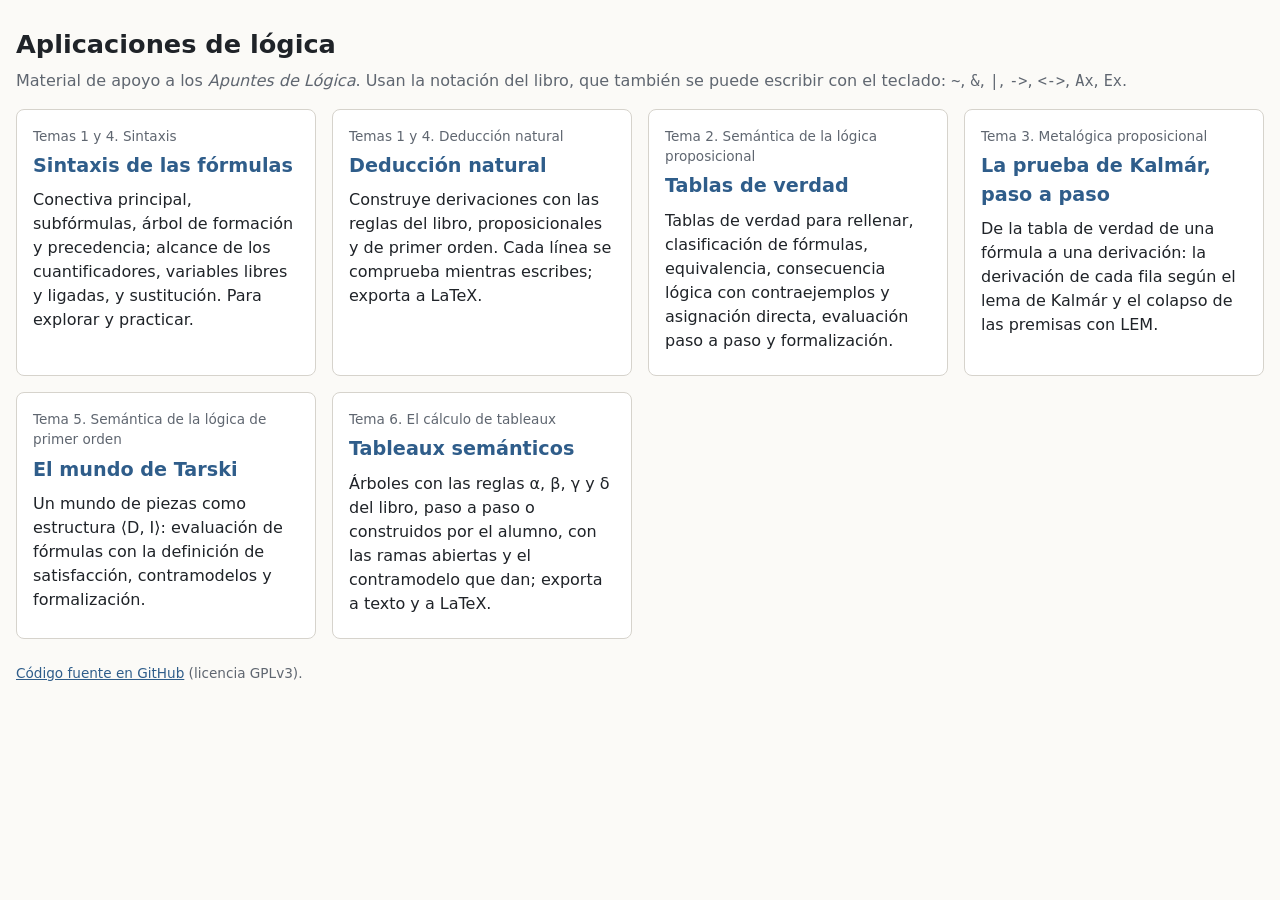
<file: index.html>
<!doctype html>
<!-- SPDX-License-Identifier: GPL-3.0-or-later. Copyright (C) 2026 Fernando Soler Toscano -->
<html lang="es">
<head>
  <meta charset="utf-8">
  <meta name="viewport" content="width=device-width, initial-scale=1">
  <title>Aplicaciones de lógica</title>
  <meta name="description" content="Aplicaciones de apoyo a los Apuntes de Lógica (Grado en Filosofía, Universidad de Sevilla).">
  <link rel="stylesheet" href="comun/css/base.css">
  <style>
    .aplicaciones { display: grid; grid-template-columns: repeat(auto-fill, minmax(300px, 1fr)); gap: 16px; }
    .aplicacion { display: block; text-decoration: none; color: var(--texto); margin: 0; }
    .aplicacion:hover { border-color: var(--acento); }
    .aplicacion h2 { color: var(--acento); }
    .aplicacion .tema { font-size: 0.85rem; color: var(--suave); margin: 0 0 6px; }
    .aplicacion p { margin: 0 0 6px; }
  </style>
</head>
<body>
  <header>
    <h1>Aplicaciones de lógica</h1>
    <p class="subtitulo">Material de apoyo a los <i>Apuntes de Lógica</i>. Usan la notación del libro, que también se puede escribir con el teclado: <code>~</code>, <code>&amp;</code>, <code>|</code>, <code>-&gt;</code>, <code>&lt;-&gt;</code>, <code>Ax</code>, <code>Ex</code>.</p>
  </header>

  <main>
    <div class="aplicaciones">
      <a class="bloque aplicacion" href="sintaxis/index.html">
        <p class="tema">Temas 1 y 4. Sintaxis</p>
        <h2>Sintaxis de las fórmulas</h2>
        <p>Conectiva principal, subfórmulas, árbol de formación y precedencia; alcance de los cuantificadores, variables libres y ligadas, y sustitución. Para explorar y practicar.</p>
      </a>
      <a class="bloque aplicacion" href="deduccion/index.html">
        <p class="tema">Temas 1 y 4. Deducción natural</p>
        <h2>Deducción natural</h2>
        <p>Construye derivaciones con las reglas del libro, proposicionales y de primer orden. Cada línea se comprueba mientras escribes; exporta a LaTeX.</p>
      </a>
      <a class="bloque aplicacion" href="tablas/index.html">
        <p class="tema">Tema 2. Semántica de la lógica proposicional</p>
        <h2>Tablas de verdad</h2>
        <p>Tablas de verdad para rellenar, clasificación de fórmulas, equivalencia, consecuencia lógica con contraejemplos y asignación directa, evaluación paso a paso y formalización.</p>
      </a>
      <a class="bloque aplicacion" href="kalmar/index.html">
        <p class="tema">Tema 3. Metalógica proposicional</p>
        <h2>La prueba de Kalmár, paso a paso</h2>
        <p>De la tabla de verdad de una fórmula a una derivación: la derivación de cada fila según el lema de Kalmár y el colapso de las premisas con LEM.</p>
      </a>
      <a class="bloque aplicacion" href="mundo/index.html">
        <p class="tema">Tema 5. Semántica de la lógica de primer orden</p>
        <h2>El mundo de Tarski</h2>
        <p>Un mundo de piezas como estructura ⟨D, I⟩: evaluación de fórmulas con la definición de satisfacción, contramodelos y formalización.</p>
      </a>
      <a class="bloque aplicacion" href="tableaux/index.html">
        <p class="tema">Tema 6. El cálculo de tableaux</p>
        <h2>Tableaux semánticos</h2>
        <p>Árboles con las reglas α, β, γ y δ del libro, paso a paso o construidos por el alumno, con las ramas abiertas y el contramodelo que dan; exporta a texto y a LaTeX.</p>
      </a>
    </div>
  </main>

  <footer>
    <a href="https://github.com/fersoler/AplicacionesLogica">Código fuente en GitHub</a> (licencia GPLv3).
  </footer>

</body>
</html>
</file>
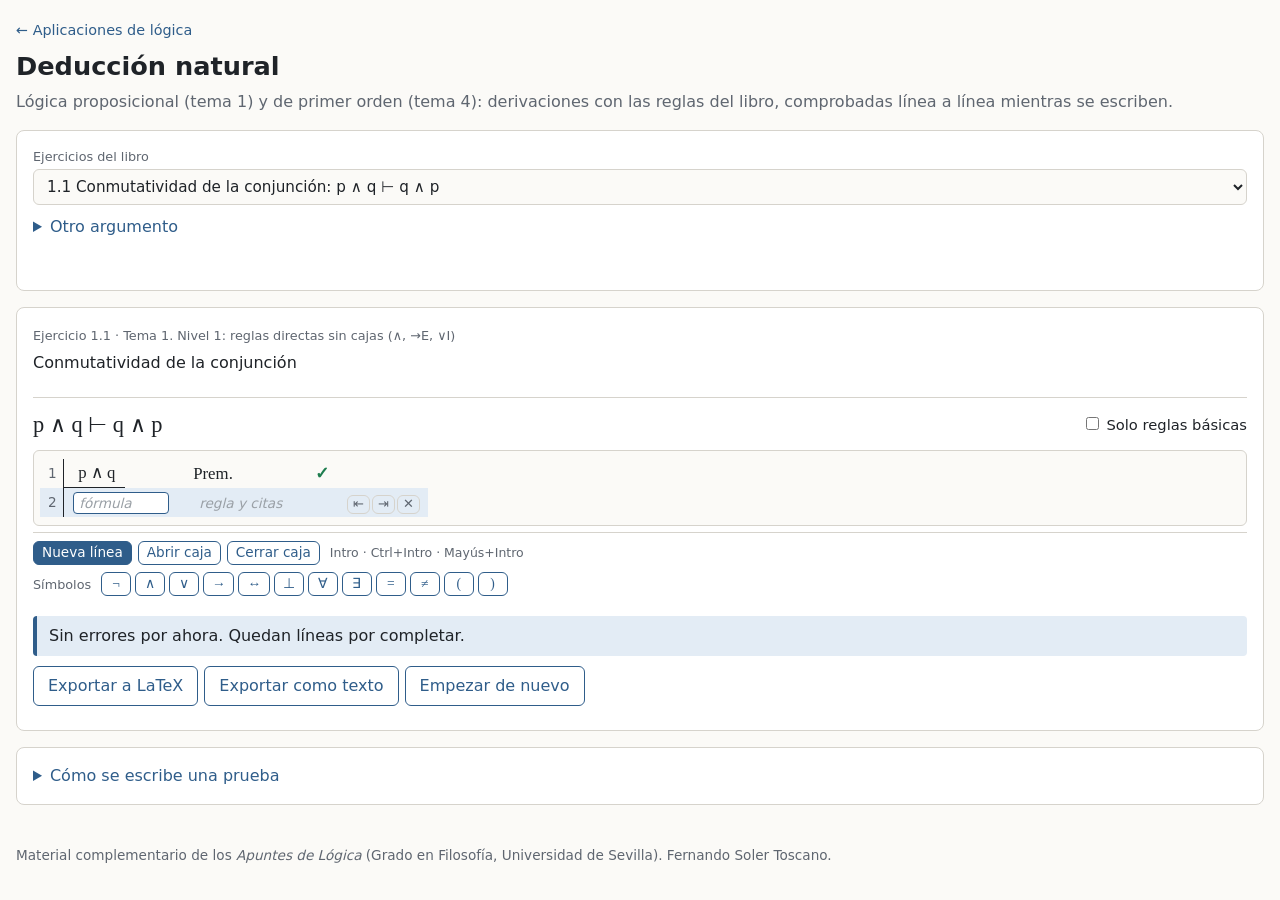
<file: deduccion/index.html>
<!doctype html>
<!-- SPDX-License-Identifier: GPL-3.0-or-later. Copyright (C) 2026 Fernando Soler Toscano -->
<html lang="es">
<head>
  <meta charset="utf-8">
  <meta name="viewport" content="width=device-width, initial-scale=1">
  <title>Deducción natural</title>
  <meta name="description" content="Asistente para construir derivaciones de deducción natural (estilo Fitch) con las reglas de los Apuntes de Lógica, comprobadas línea a línea, con los ejercicios del libro.">
  <link rel="stylesheet" href="../comun/css/base.css">
  <link rel="stylesheet" href="css/deduccion.css">
</head>
<body>
  <header>
    <div class="volver"><a href="../index.html">← Aplicaciones de lógica</a></div>
    <h1>Deducción natural</h1>
    <p class="subtitulo">Lógica proposicional (tema 1) y de primer orden (tema 4): derivaciones con las reglas del libro, comprobadas línea a línea mientras se escriben.</p>
  </header>

  <main>
    <section class="bloque panel" id="sec-problema">
      <label class="rotulo" for="ejercicios">Ejercicios del libro</label>
      <div class="fila-entrada">
        <select id="ejercicios"><option value="">Elige un ejercicio…</option></select>
      </div>
      <details id="otro-argumento">
        <summary>Otro argumento</summary>
        <label class="rotulo" for="premisas">Premisas (una por línea; pueden faltar)</label>
        <div class="simbolos-botones" data-destino="premisas"></div>
        <textarea id="premisas" rows="2" spellcheck="false"></textarea>
        <label class="rotulo" for="conclusion">Conclusión</label>
        <div class="simbolos-botones" data-destino="conclusion"></div>
        <input id="conclusion" type="text" spellcheck="false" autocomplete="off">
        <div class="botones-fila"><button type="button" id="b-empezar">Empezar la prueba</button></div>
      </details>
      <div id="error-problema" class="error" role="alert"></div>
    </section>

    <section class="bloque" id="sec-prueba" hidden>
      <div id="info-ejercicio" class="info-ejercicio" hidden>
        <p class="rotulo" id="nivel-ejercicio"></p>
        <p id="enunciado-ejercicio"></p>
        <div class="botones-fila">
          <button type="button" class="secundario mini" id="b-pista" hidden>Ver la pista del libro</button>
          <button type="button" class="secundario mini" id="b-plantilla" hidden>Cargar la plantilla del libro</button>
        </div>
        <p id="pista-ejercicio" class="explica" hidden></p>
      </div>
      <div class="cabecera-prueba">
        <p id="argumento" class="formula-grande"></p>
        <label class="basicas"><input type="checkbox" id="solo-basicas"> Solo reglas básicas</label>
      </div>
      <div class="desplazable marco-prueba">
        <table id="prueba" class="fitch editor-fitch"><tbody></tbody></table>
      </div>
      <div class="barra-edicion" role="toolbar" aria-label="Edición de la prueba">
        <div class="botones-fila">
          <button type="button" class="mini" id="b-linea" title="Línea nueva en el mismo nivel (Intro)">Nueva línea</button>
          <button type="button" class="secundario mini" id="b-abrir" title="Abrir una caja con una hipótesis (Ctrl+Intro)">Abrir caja</button>
          <button type="button" class="secundario mini" id="b-cerrar" title="Cerrar la caja y seguir fuera (Mayús+Intro)">Cerrar caja</button>
          <span class="atajos">Intro · Ctrl+Intro · Mayús+Intro</span>
        </div>
        <div id="paleta" class="paleta" aria-label="Símbolos o reglas"></div>
      </div>
      <div id="estado" class="mensaje" role="status" aria-live="polite"></div>
      <div class="botones-fila">
        <button type="button" id="b-siguiente" hidden>Siguiente ejercicio →</button>
        <button type="button" class="secundario" id="b-latex">Exportar a LaTeX</button>
        <button type="button" class="secundario" id="b-texto">Exportar como texto</button>
        <button type="button" class="secundario" id="b-reiniciar">Empezar de nuevo</button>
      </div>
      <div id="exportacion" hidden>
        <textarea id="exportado" rows="10" readonly spellcheck="false"></textarea>
        <div class="botones-fila">
          <button type="button" class="secundario mini" id="b-copiar">Copiar</button>
          <span id="copiado" class="explica"></span>
        </div>
        <div id="nota-preambulo" hidden>
          <p class="explica">Para compilarlo, el preámbulo del documento necesita el paquete <code>fitch</code> y las macros de las reglas, como en el libro:</p>
          <textarea id="preambulo" rows="6" readonly spellcheck="false"></textarea>
        </div>
      </div>
    </section>

    <section class="bloque">
      <details class="ayuda">
        <summary>Cómo se escribe una prueba</summary>
        <div class="ayuda-texto">
          <p><strong>Líneas.</strong> Cada línea tiene una fórmula y su justificación: la regla y las líneas que cita, como <code>→E 1, 2</code>. Las cajas se citan desde su hipótesis hasta su última línea: <code>→I 3-5</code>. Las citas siguen el orden de los esquemas del libro (apéndice C): primero el condicional en →E y MT, la negación en ¬E, la disyunción en ∨E y DS, el bicondicional en ↔E, la identidad en =E y el existencial en ∃E.</p>
          <p><strong>Cajas.</strong> «Abrir caja» añade una hipótesis; las líneas que siguen quedan dentro hasta que la cierras. Sobre una línea vacía, abrir o cerrar la caja transforma esa misma línea. En la justificación de una hipótesis puedes escribir <code>Hip. IP</code> o <code>Hip. testigo c</code> (para ∃E); si no, queda «Hip.». En la línea activa, los botones ⇤, ⇥ y ✕ la sacan de su caja, la meten en la caja de la línea anterior o la borran.</p>
          <p><strong>Teclado.</strong> <kbd>Intro</kbd>: línea nueva en el mismo nivel. <kbd>Ctrl+Intro</kbd>: abrir una caja. <kbd>Mayús+Intro</kbd>: cerrar la caja y seguir fuera. <kbd>↑</kbd> y <kbd>↓</kbd>: cambiar de línea. <kbd>Retroceso</kbd> en una línea vacía: borrarla. Al insertar o borrar líneas, las citas se renumeran solas.</p>
          <p><strong>Reglas.</strong> Básicas: R, ∧I, ∧E, ∨I, ∨E, →I, →E, ¬I, ¬E, X, IP, ↔I, ↔E, y en primer orden ∀E, ∀I, ∃I, ∃E, =I, =E. Derivadas: MT, DS, DNE, LEM, DeM, CQ (se desactivan con «Solo reglas básicas», que también quita sus botones). También se entienden <code>&amp;E</code>, <code>|I</code>, <code>-&gt;E</code>, <code>~E</code>, <code>AE</code>, <code>EI</code>… Mientras escribes una justificación, debajo de la prueba aparecen los botones de las reglas; mientras escribes una fórmula, los de los símbolos.</p>
          <p><strong>Fórmulas.</strong> Al salir de una fórmula se reescribe con la notación del libro, para que veas cómo se ha leído.</p>
          <div data-ayuda-sintaxis="prop bot cuant igualdad pegados"></div>
          <p><strong>Exportar.</strong> La exportación a LaTeX usa el paquete <code>fitch</code> con las macros del libro; al exportar se muestra lo que hay que poner en el preámbulo.</p>
          <p><strong>Guardado.</strong> La prueba se guarda solo en este navegador (en su almacenamiento local) y en la dirección de la página: no se envía a ningún sitio, y no hay cookies ni seguimiento. Para guardarla en otro sitio o enviarla, basta copiar la dirección. Los ejercicios terminados se marcan con ✓ en la lista. <button type="button" id="b-borrar-guardado" class="secundario mini">Borrar lo guardado</button> <span id="borrado" role="status"></span></p>
        </div>
      </details>
    </section>
  </main>

  <footer>
    Material complementario de los <i>Apuntes de Lógica</i> (Grado en Filosofía, Universidad de Sevilla). Fernando Soler Toscano.
  </footer>

  <script src="../comun/js/datos.js"></script>
  <script src="../comun/js/ayuda.js"></script>
  <script src="datos/ejercicios.js"></script>
  <script src="../comun/js/formulas.js"></script>
  <script src="../comun/js/primerorden.js"></script>
  <script src="../comun/js/verificador.js"></script>
  <script src="js/editor.js"></script>
  <script src="js/app.js"></script>
</body>
</html>
</file>
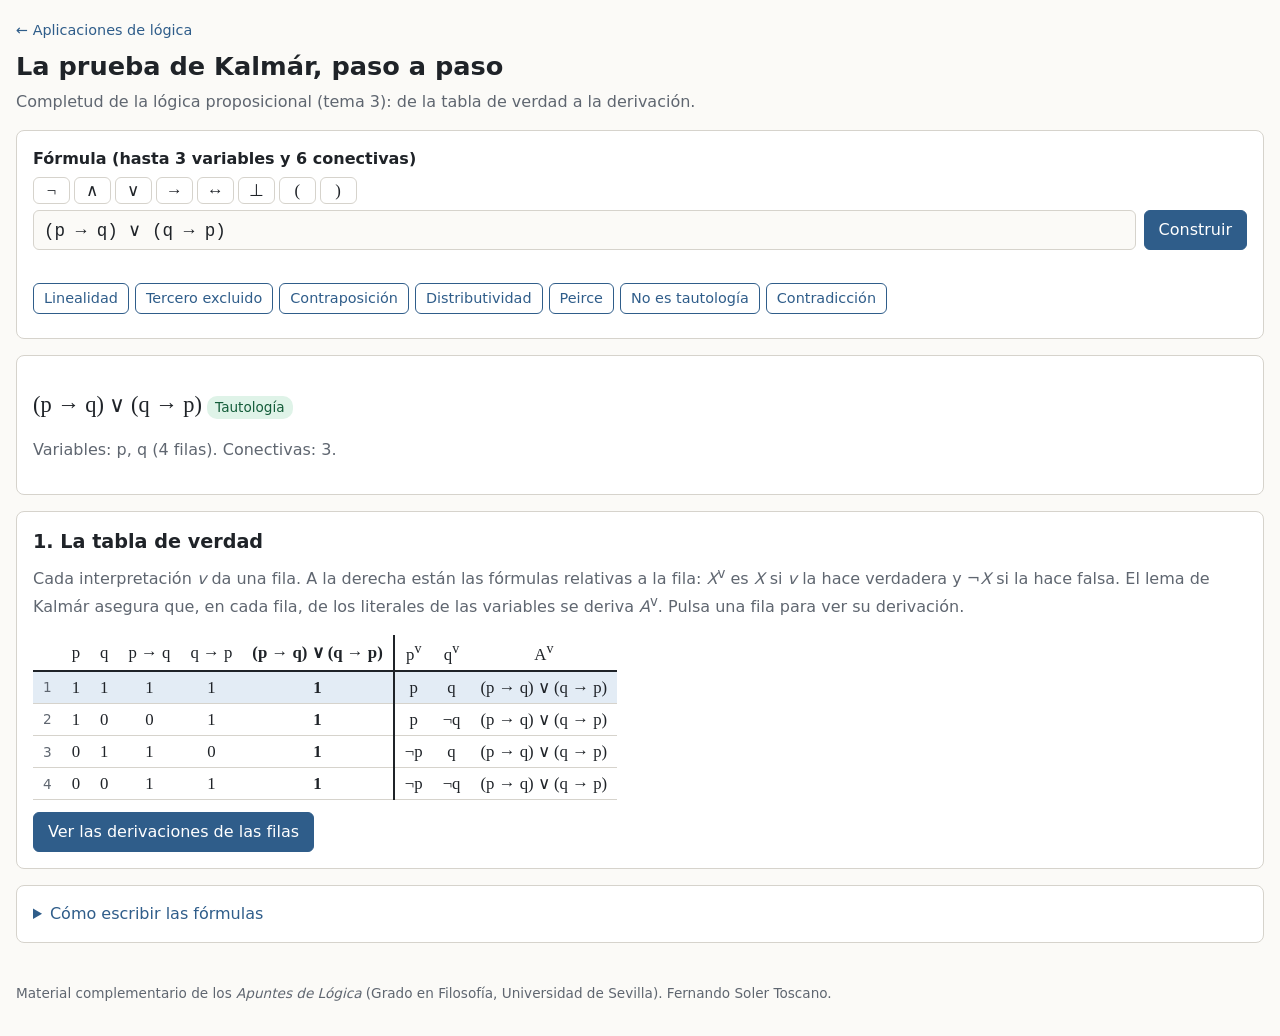
<file: kalmar/index.html>
<!doctype html>
<!-- SPDX-License-Identifier: GPL-3.0-or-later. Copyright (C) 2026 Fernando Soler Toscano -->
<html lang="es">
<head>
  <meta charset="utf-8">
  <meta name="viewport" content="width=device-width, initial-scale=1">
  <title>La prueba de Kalmár</title>
  <meta name="description" content="Animación de la prueba de completud de Kalmár: tabla de verdad, derivación de cada fila y colapso de premisas con LEM.">
  <link rel="stylesheet" href="../comun/css/base.css">
  <link rel="stylesheet" href="css/kalmar.css">
</head>
<body>
  <header>
    <div class="volver"><a href="../index.html">← Aplicaciones de lógica</a></div>
    <h1>La prueba de Kalmár, paso a paso</h1>
    <p class="subtitulo">Completud de la lógica proposicional (tema 3): de la tabla de verdad a la derivación.</p>
  </header>

  <main>
    <section id="entrada" class="bloque">
      <form id="formulario" autocomplete="off">
        <label for="formula">Fórmula (hasta 3 variables y 6 conectivas)</label>
        <div class="simbolos-botones" data-destino="formula"></div>
        <div class="fila-entrada">
          <input id="formula" type="text" spellcheck="false" value="(p → q) ∨ (q → p)">
          <button type="submit">Construir</button>
        </div>
        <div id="error" class="error" role="alert"></div>
      </form>
      <div class="ejemplos" id="ejemplos" aria-label="Ejemplos"></div>
    </section>

    <div id="resultado" hidden>
      <section class="bloque" id="resumen"></section>

      <section class="bloque" id="sec-tabla">
        <h2>1. La tabla de verdad</h2>
        <p class="explica">Cada interpretación <i>v</i> da una fila. A la derecha están las fórmulas relativas a la fila: <i>X</i><sup>v</sup> es <i>X</i> si <i>v</i> la hace verdadera y ¬<i>X</i> si la hace falsa. El lema de Kalmár asegura que, en cada fila, de los literales de las variables se deriva <i>A</i><sup>v</sup>. Pulsa una fila para ver su derivación.</p>
        <div class="desplazable"><table id="tabla" class="tabla-verdad"></table></div>
        <button class="continuar" data-destino="sec-filas">Ver las derivaciones de las filas</button>
      </section>

      <section class="bloque" id="sec-filas" hidden>
        <h2>2. La derivación de cada fila</h2>
        <p class="explica">La derivación se construye por inducción sobre la fórmula, como en la demostración del lema: primero las subfórmulas y después, según la conectiva principal y los valores de verdad, el caso que corresponda.</p>
        <div id="pestanas" class="pestanas" role="tablist"></div>
        <div id="cabecera-fila" class="cabecera-derivacion"></div>
        <label class="casilla"><input type="checkbox" id="ver-notas" checked> Mostrar el caso del lema en cada paso</label>
        <div id="derivacion-fila" class="desplazable"></div>
        <button class="continuar" data-destino="sec-colapso">Ver el colapso de premisas</button>
      </section>

      <section class="bloque" id="sec-colapso" hidden>
        <h2>3. El colapso de premisas</h2>
        <p class="explica" id="explica-colapso"></p>
        <div class="controles" role="group" aria-label="Controles del colapso">
          <button id="b-inicio" title="Al principio" aria-label="Al principio">⏮</button>
          <button id="b-atras" title="Paso anterior" aria-label="Paso anterior">◀ Anterior</button>
          <button id="b-play" title="Reproducir" aria-label="Reproducir">▶ Reproducir</button>
          <button id="b-adelante" title="Paso siguiente" aria-label="Paso siguiente">Siguiente ▶</button>
          <button id="b-final" title="Al final" aria-label="Al final">⏭</button>
          <span id="contador" class="contador"></span>
        </div>
        <div id="mensaje-paso" class="mensaje-paso" aria-live="polite"></div>
        <div class="desplazable">
          <div id="arbol" class="arbol"></div>
        </div>
        <div id="detalle" class="detalle"></div>
      </section>
    </div>

    <section class="bloque">
      <details class="ayuda">
        <summary>Cómo escribir las fórmulas</summary>
        <div data-ayuda-sintaxis="prop bot"></div>
      </details>
    </section>
  </main>

  <footer>
    Material complementario de los <i>Apuntes de Lógica</i> (Grado en Filosofía, Universidad de Sevilla). Fernando Soler Toscano.
  </footer>

  <script src="../comun/js/datos.js"></script>
  <script src="../comun/js/ayuda.js"></script>
  <script src="datos/ejemplos.js"></script>
  <script src="../comun/js/formulas.js"></script>
  <script src="../comun/js/verificador.js"></script>
  <script src="../comun/js/fitch.js"></script>
  <script src="js/kalmar.js"></script>
  <script src="js/app.js"></script>
</body>
</html>
</file>
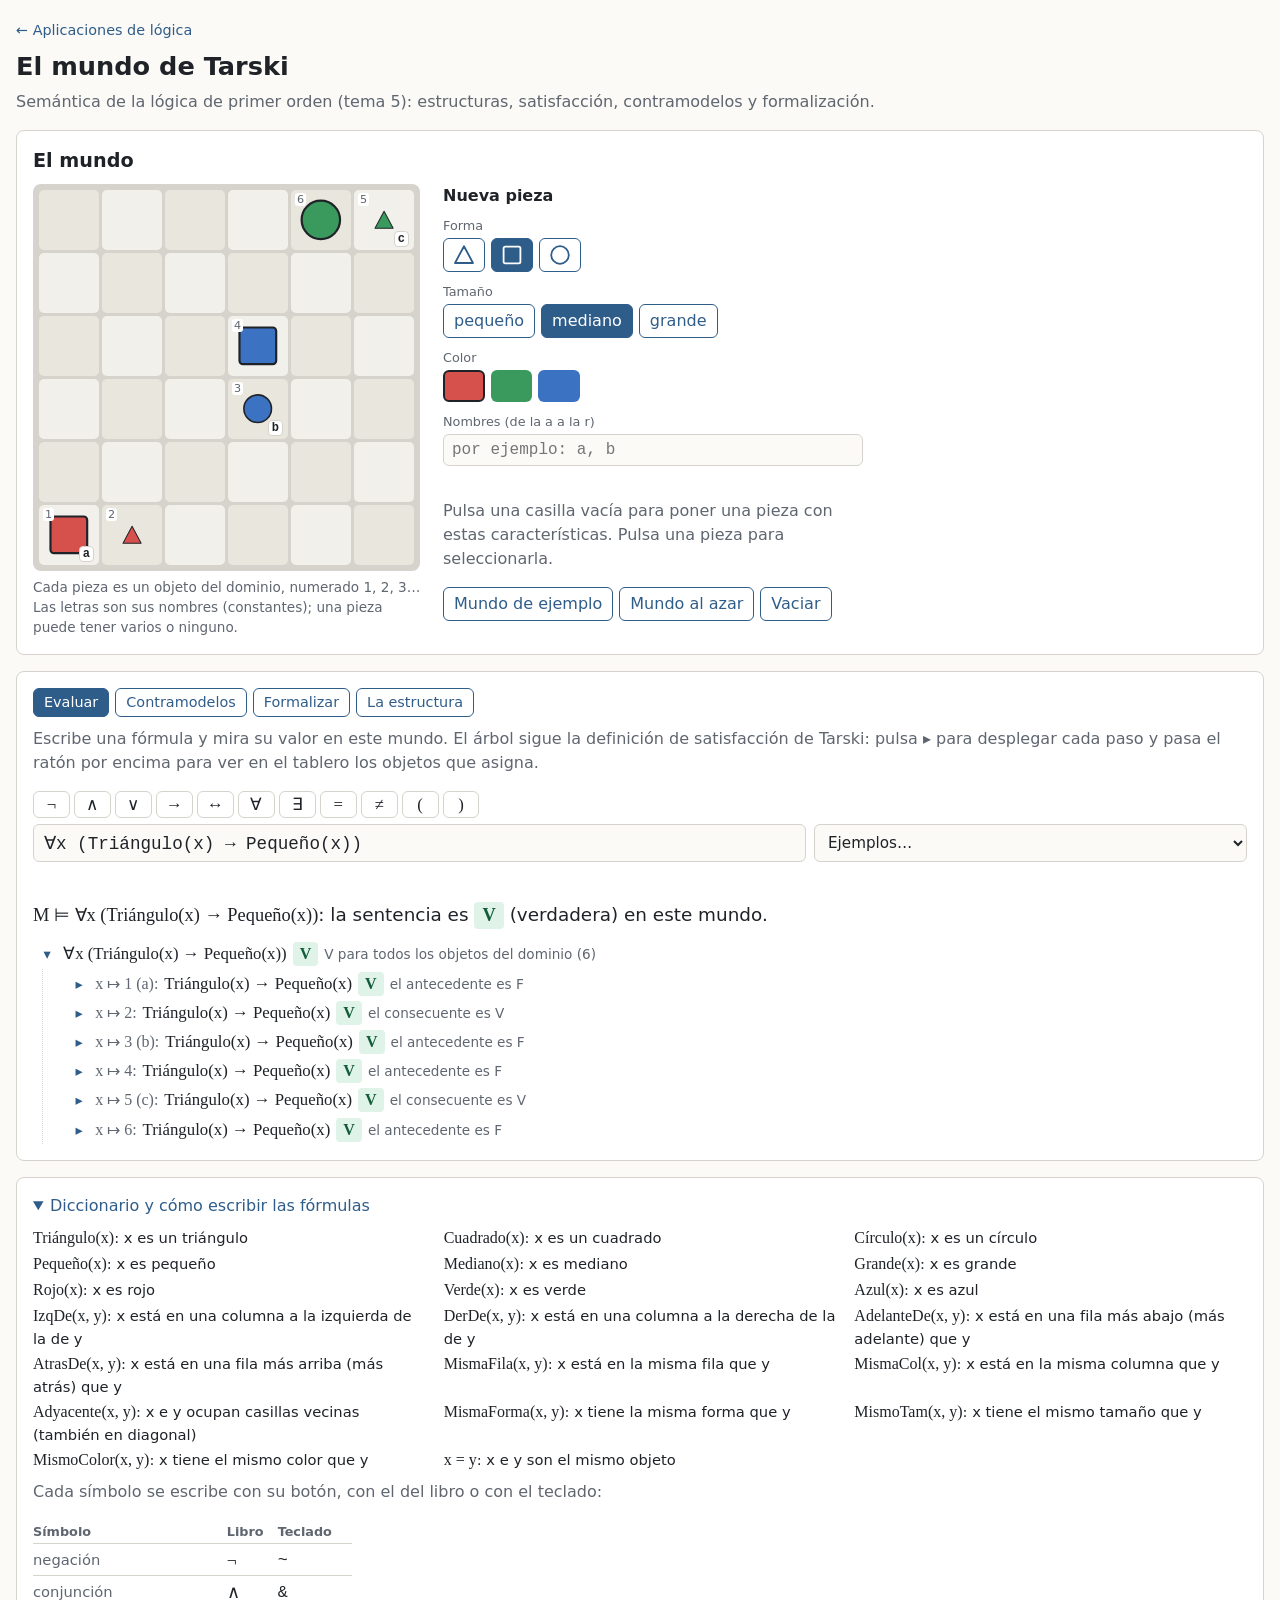
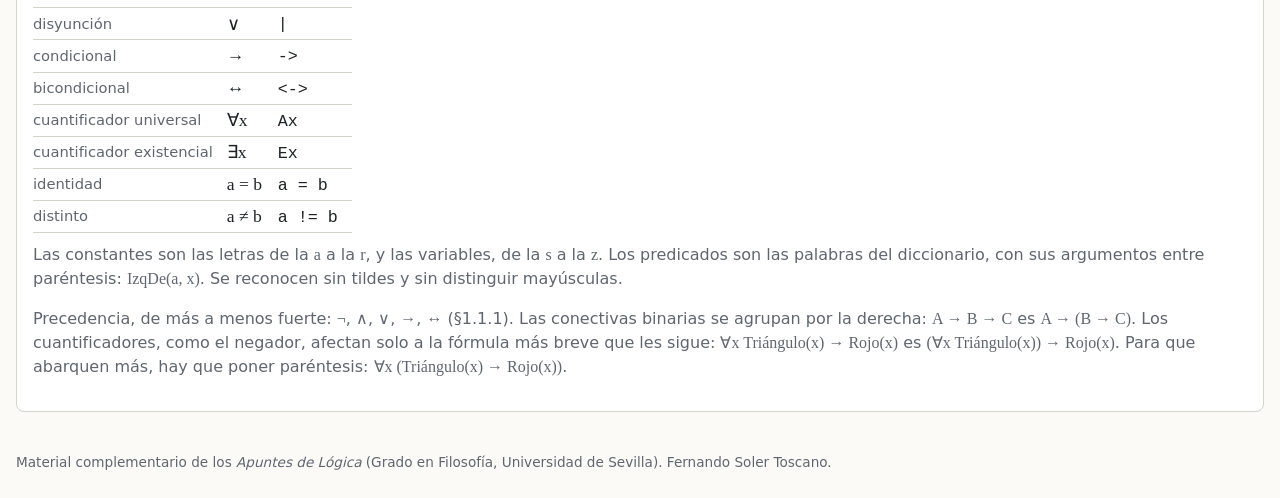
<file: mundo/index.html>
<!doctype html>
<!-- SPDX-License-Identifier: GPL-3.0-or-later. Copyright (C) 2026 Fernando Soler Toscano -->
<html lang="es">
<head>
  <meta charset="utf-8">
  <meta name="viewport" content="width=device-width, initial-scale=1">
  <title>El mundo de Tarski</title>
  <meta name="description" content="Semántica de primer orden con un mundo de piezas: estructuras, satisfacción de Tarski, contramodelos y formalización.">
  <link rel="stylesheet" href="../comun/css/base.css">
  <link rel="stylesheet" href="css/mundo.css">
</head>
<body>
  <header>
    <div class="volver"><a href="../index.html">← Aplicaciones de lógica</a></div>
    <h1>El mundo de Tarski</h1>
    <p class="subtitulo">Semántica de la lógica de primer orden (tema 5): estructuras, satisfacción, contramodelos y formalización.</p>
  </header>

  <main>
    <section class="bloque" id="sec-mundo">
      <h2>El mundo</h2>
      <div class="disposicion">
        <div class="marco-tablero">
          <div id="tablero" class="tablero" role="grid" aria-label="Tablero"></div>
          <p class="explica pie-tablero">Cada pieza es un objeto del dominio, numerado 1, 2, 3… Las letras son sus nombres (constantes); una pieza puede tener varios o ninguno.</p>
        </div>
        <div class="herramientas">
          <h3 id="titulo-pieza">Nueva pieza</h3>
          <div class="grupo"><span class="rotulo">Forma</span><div id="b-formas" class="opciones"></div></div>
          <div class="grupo"><span class="rotulo">Tamaño</span><div id="b-tamanos" class="opciones"></div></div>
          <div class="grupo"><span class="rotulo">Color</span><div id="b-colores" class="opciones"></div></div>
          <div class="grupo">
            <label class="rotulo" for="nombres">Nombres (de la a a la r)</label>
            <input id="nombres" type="text" spellcheck="false" autocomplete="off" placeholder="por ejemplo: a, b">
          </div>
          <div id="acciones-pieza" class="opciones" hidden>
            <button type="button" id="b-eliminar" class="secundario">Eliminar la pieza</button>
            <button type="button" id="b-deseleccionar" class="secundario">Deseleccionar</button>
          </div>
          <div id="aviso-pieza" class="error" role="alert"></div>
          <p class="explica" id="ayuda-tablero"></p>
          <div class="opciones">
            <button type="button" id="b-ejemplo" class="secundario">Mundo de ejemplo</button>
            <button type="button" id="b-azar" class="secundario">Mundo al azar</button>
            <button type="button" id="b-vaciar" class="secundario">Vaciar</button>
          </div>
        </div>
      </div>
    </section>

    <section class="bloque" id="sec-trabajo">
      <div class="pestanas" role="tablist">
        <button type="button" role="tab" data-panel="evaluar">Evaluar</button>
        <button type="button" role="tab" data-panel="contramodelos">Contramodelos</button>
        <button type="button" role="tab" data-panel="formalizar">Formalizar</button>
        <button type="button" role="tab" data-panel="estructura">La estructura</button>
      </div>

      <div id="panel-evaluar" class="panel">
        <p class="explica">Escribe una fórmula y mira su valor en este mundo. El árbol sigue la definición de satisfacción de Tarski: pulsa ▸ para desplegar cada paso y pasa el ratón por encima para ver en el tablero los objetos que asigna.</p>
        <div class="simbolos-botones" data-destino="formula"></div>
        <div class="fila-entrada">
          <input id="formula" type="text" spellcheck="false" autocomplete="off">
          <select id="ejemplos" aria-label="Ejemplos"><option value="">Ejemplos…</option></select>
        </div>
        <div id="error-formula" class="error" role="alert"></div>
        <div id="resultado"></div>
        <ul id="arbol" class="arbol-evaluacion"></ul>
      </div>

      <div id="panel-contramodelos" class="panel" hidden>
        <p class="explica">Un contramodelo de un argumento es una estructura en la que las premisas son verdaderas y la conclusión falsa (§5.3). Construye uno en el tablero, o elige un reto.</p>
        <div class="fila-entrada"><select id="retos" aria-label="Retos"><option value="">Retos…</option></select></div>
        <div id="pista-reto" class="explica"></div>
        <label class="rotulo" for="premisas">Premisas (una por línea; pueden faltar)</label>
        <div class="simbolos-botones" data-destino="premisas"></div>
        <textarea id="premisas" rows="3" spellcheck="false"></textarea>
        <label class="rotulo" for="conclusion">Conclusión</label>
        <input id="conclusion" type="text" spellcheck="false" autocomplete="off">
        <div id="tabla-argumento"></div>
        <div id="veredicto" class="mensaje"></div>
        <button type="button" id="b-mostrar-contramodelo" class="secundario">Mostrar un contramodelo</button>
        <div id="nota-contramodelo" class="explica"></div>
      </div>

      <div id="panel-formalizar" class="panel" hidden>
        <p class="explica">Formaliza la frase con el diccionario de este mundo. La aplicación compara tu fórmula con una formalización correcta en muchos mundos al azar: si en alguno dan valores distintos, te lo enseña.</p>
        <div class="fila-entrada">
          <button type="button" id="b-anterior" class="secundario" aria-label="Frase anterior">◀</button>
          <select id="frases" aria-label="Frase"></select>
          <button type="button" id="b-siguiente" class="secundario" aria-label="Frase siguiente">▶</button>
        </div>
        <p id="frase" class="frase"></p>
        <div class="simbolos-botones" data-destino="formalizacion"></div>
        <div class="fila-entrada">
          <input id="formalizacion" type="text" spellcheck="false" autocomplete="off">
          <button type="button" id="b-comprobar">Comprobar</button>
        </div>
        <div id="resultado-formalizacion"></div>
        <button type="button" id="b-solucion" class="secundario">Ver una solución</button>
        <p id="solucion" class="formula-grande" hidden></p>
      </div>

      <div id="panel-estructura" class="panel" hidden>
        <p class="explica">El tablero determina una estructura M = ⟨D, I⟩: el dominio D son las piezas, I asigna a cada constante su pieza y a cada predicado el conjunto de objetos (o de pares) que lo cumplen (§5.1.1).</p>
        <div id="estructura" class="estructura"></div>
      </div>
    </section>

    <section class="bloque">
      <details class="ayuda" open>
        <summary>Diccionario y cómo escribir las fórmulas</summary>
        <div id="diccionario" class="diccionario"></div>
        <div data-ayuda-sintaxis="cuant igualdad palabras"></div>
      </details>
    </section>
  </main>

  <footer>
    Material complementario de los <i>Apuntes de Lógica</i> (Grado en Filosofía, Universidad de Sevilla). Fernando Soler Toscano.
  </footer>

  <script src="../comun/js/datos.js"></script>
  <script src="../comun/js/ayuda.js"></script>
  <script src="datos/mundo.js"></script>
  <script src="../comun/js/primerorden.js"></script>
  <script src="js/mundo.js"></script>
  <script src="js/app.js"></script>
</body>
</html>
</file>
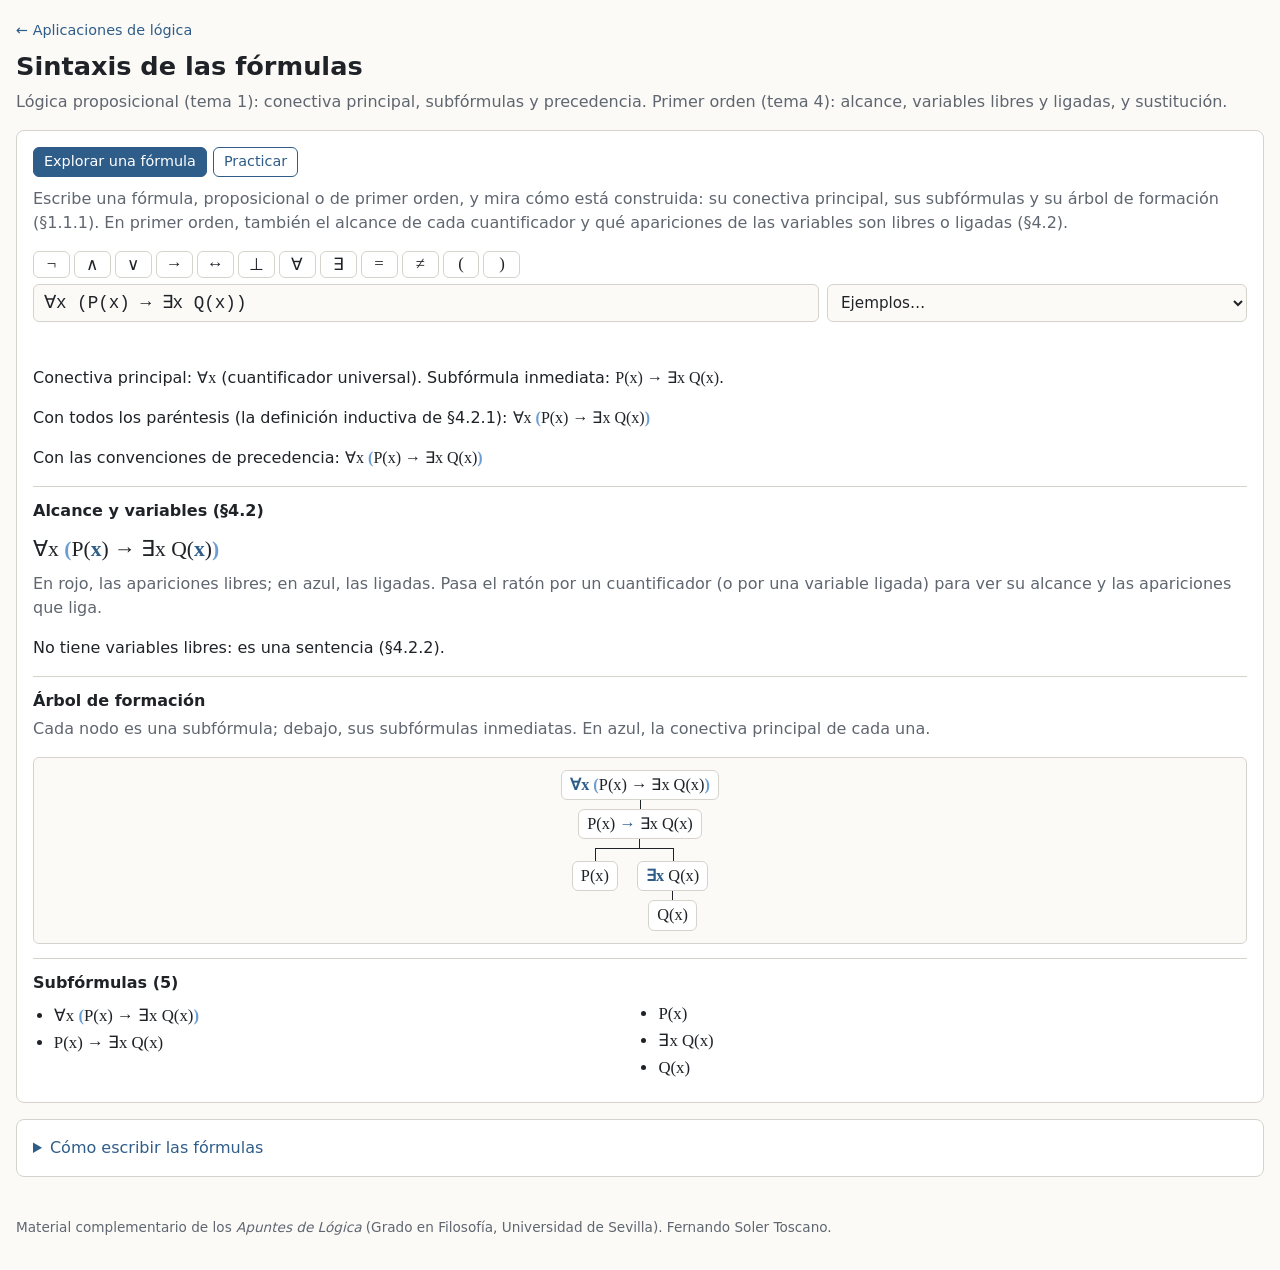
<file: sintaxis/index.html>
<!doctype html>
<!-- SPDX-License-Identifier: GPL-3.0-or-later. Copyright (C) 2026 Fernando Soler Toscano -->
<html lang="es">
<head>
  <meta charset="utf-8">
  <meta name="viewport" content="width=device-width, initial-scale=1">
  <title>Sintaxis de las fórmulas</title>
  <meta name="description" content="Conectiva principal, subfórmulas, paréntesis y precedencia; alcance de los cuantificadores, variables libres y ligadas, y sustitución. Para explorar y practicar.">
  <link rel="stylesheet" href="../comun/css/base.css">
  <link rel="stylesheet" href="css/sintaxis.css">
</head>
<body>
  <header>
    <div class="volver"><a href="../index.html">← Aplicaciones de lógica</a></div>
    <h1>Sintaxis de las fórmulas</h1>
    <p class="subtitulo">Lógica proposicional (tema 1): conectiva principal, subfórmulas y precedencia. Primer orden (tema 4): alcance, variables libres y ligadas, y sustitución.</p>
  </header>

  <main>
    <section class="bloque">
      <div class="pestanas" role="tablist">
        <button type="button" role="tab" data-panel="explorar">Explorar una fórmula</button>
        <button type="button" role="tab" data-panel="practicar">Practicar</button>
      </div>

      <div id="panel-explorar" class="panel">
        <p class="explica">Escribe una fórmula, proposicional o de primer orden, y mira cómo está construida: su conectiva principal, sus subfórmulas y su árbol de formación (§1.1.1). En primer orden, también el alcance de cada cuantificador y qué apariciones de las variables son libres o ligadas (§4.2).</p>
        <div class="simbolos-botones" data-destino="formula"></div>
        <div class="fila-entrada">
          <input id="formula" type="text" spellcheck="false" autocomplete="off" aria-label="Fórmula">
          <select id="ejemplos" aria-label="Ejemplos"><option value="">Ejemplos…</option></select>
        </div>
        <div id="error" class="error" role="alert"></div>
        <div id="analisis"></div>
      </div>

      <div id="panel-practicar" class="panel" hidden>
        <div class="fila-entrada">
          <select id="tipo" aria-label="Tipo de ejercicio">
            <option value="principal">Conectiva principal</option>
            <option value="agrupacion">¿Cómo se agrupa?</option>
            <option value="subformulas">Subfórmulas</option>
            <option value="libres">Variables libres y ligadas</option>
            <option value="sustitucion">Sustitución</option>
          </select>
          <select id="nivel" aria-label="Lenguaje">
            <option value="prop">Lógica proposicional (tema 1)</option>
            <option value="primer">Primer orden (tema 4)</option>
          </select>
          <button type="button" id="b-otro">Otro ejercicio</button>
          <span id="marcador" class="explica"></span>
        </div>
        <div id="ejercicio"></div>
      </div>
    </section>

    <section class="bloque">
      <details class="ayuda">
        <summary>Cómo escribir las fórmulas</summary>
        <div data-ayuda-sintaxis="prop bot cuant igualdad pegados"></div>
        <p class="explica">Con todos los paréntesis, cada fórmula binaria va entre paréntesis, también la exterior, como en la definición inductiva (§1.1.1).</p>
      </details>
    </section>
  </main>

  <footer>
    Material complementario de los <i>Apuntes de Lógica</i> (Grado en Filosofía, Universidad de Sevilla). Fernando Soler Toscano.
  </footer>

  <script src="../comun/js/datos.js"></script>
  <script src="../comun/js/ayuda.js"></script>
  <script src="datos/ejemplos.js"></script>
  <script src="../comun/js/primerorden.js"></script>
  <script src="js/sintaxis.js"></script>
  <script src="js/app.js"></script>
</body>
</html>
</file>
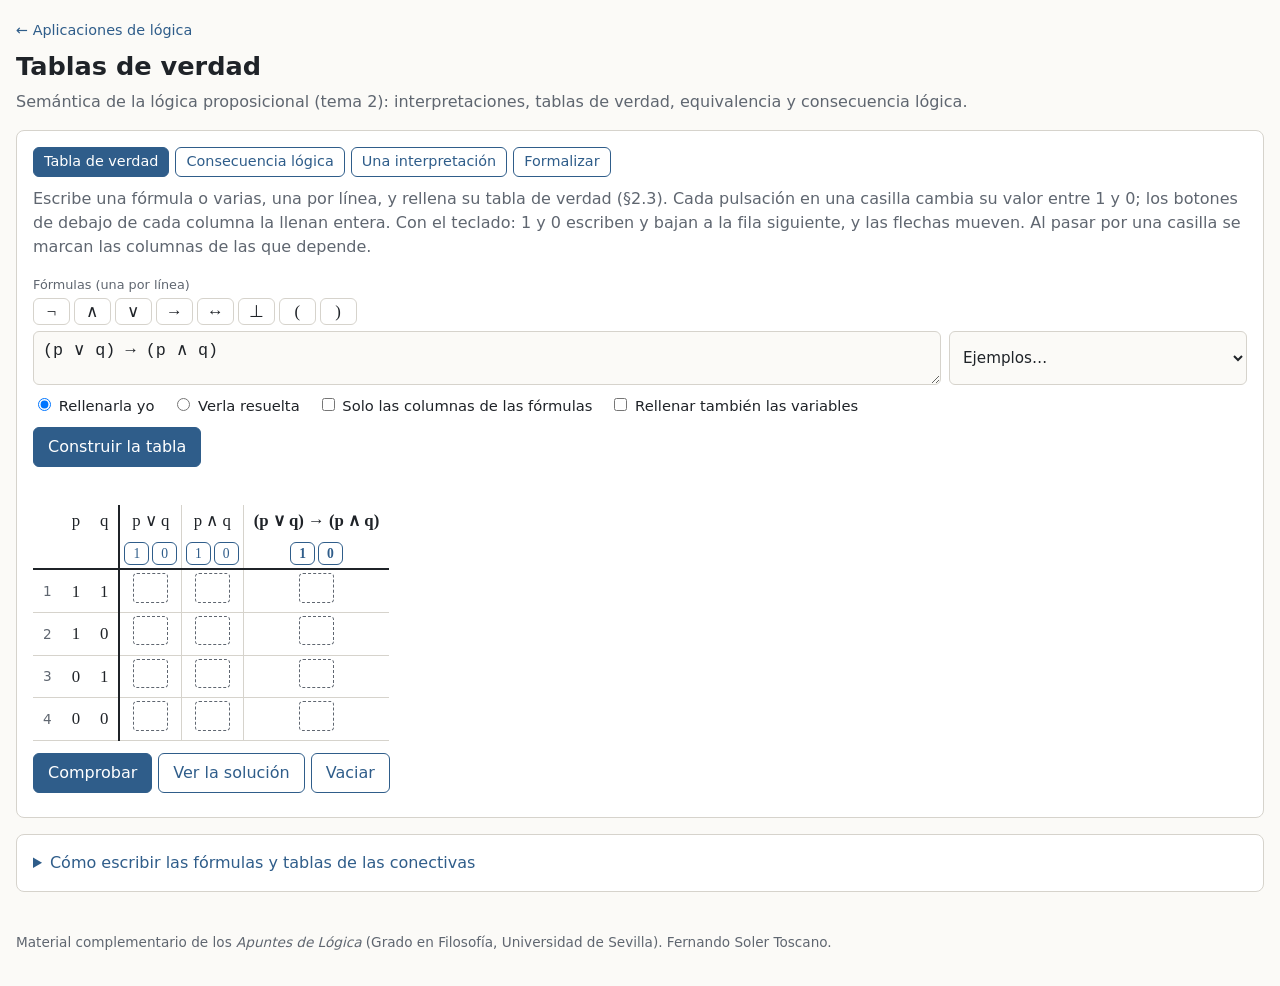
<file: tablas/index.html>
<!doctype html>
<!-- SPDX-License-Identifier: GPL-3.0-or-later. Copyright (C) 2026 Fernando Soler Toscano -->
<html lang="es">
<head>
  <meta charset="utf-8">
  <meta name="viewport" content="width=device-width, initial-scale=1">
  <title>Tablas de verdad</title>
  <meta name="description" content="Semántica de la lógica proposicional: tablas de verdad para rellenar, clasificación de fórmulas, equivalencia, consecuencia lógica, asignación directa y formalización.">
  <link rel="stylesheet" href="../comun/css/base.css">
  <link rel="stylesheet" href="css/tablas.css">
</head>
<body>
  <header>
    <div class="volver"><a href="../index.html">← Aplicaciones de lógica</a></div>
    <h1>Tablas de verdad</h1>
    <p class="subtitulo">Semántica de la lógica proposicional (tema 2): interpretaciones, tablas de verdad, equivalencia y consecuencia lógica.</p>
  </header>

  <main>
    <section class="bloque">
      <div class="pestanas" role="tablist">
        <button type="button" role="tab" data-panel="tabla">Tabla de verdad</button>
        <button type="button" role="tab" data-panel="consecuencia">Consecuencia lógica</button>
        <button type="button" role="tab" data-panel="evaluar">Una interpretación</button>
        <button type="button" role="tab" data-panel="formalizar">Formalizar</button>
      </div>

      <!-- Tabla de verdad de una o varias fórmulas -->
      <div id="panel-tabla" class="panel">
        <p class="explica">Escribe una fórmula o varias, una por línea, y rellena su tabla de verdad (§2.3). Cada pulsación en una casilla cambia su valor entre 1 y 0; los botones de debajo de cada columna la llenan entera. Con el teclado: 1 y 0 escriben y bajan a la fila siguiente, y las flechas mueven. Al pasar por una casilla se marcan las columnas de las que depende.</p>
        <label class="rotulo" for="formulas-tabla">Fórmulas (una por línea)</label>
        <div class="simbolos-botones" data-destino="formulas-tabla"></div>
        <div class="fila-entrada">
          <textarea id="formulas-tabla" rows="2" spellcheck="false"></textarea>
          <select id="ejemplos-tabla" aria-label="Ejemplos"><option value="">Ejemplos…</option></select>
        </div>
        <div class="opciones-tabla" data-prefijo="t"></div>
        <button type="button" id="b-construir-tabla">Construir la tabla</button>
        <div id="error-tabla" class="error" role="alert"></div>
        <div id="zona-tabla"></div>
        <div id="analisis-tabla"></div>
      </div>

      <!-- Consecuencia lógica -->
      <div id="panel-consecuencia" class="panel" hidden>
        <p class="explica">Γ ⊨ A si ninguna interpretación hace verdaderas todas las premisas y falsa la conclusión (§2.6). Rellena la tabla conjunta, marca los contraejemplos pulsando el número de su fila y di si el argumento es válido. También puedes ver cómo se resuelve con el método de asignación directa (§2.6.1).</p>
        <div class="fila-entrada">
          <select id="ejemplos-consecuencia" aria-label="Ejemplos"><option value="">Ejemplos…</option></select>
        </div>
        <label class="rotulo" for="premisas">Premisas (una por línea; pueden faltar)</label>
        <div class="simbolos-botones" data-destino="premisas"></div>
        <textarea id="premisas" rows="3" spellcheck="false"></textarea>
        <label class="rotulo" for="conclusion">Conclusión</label>
        <div class="simbolos-botones" data-destino="conclusion"></div>
        <input id="conclusion" type="text" spellcheck="false" autocomplete="off">
        <div class="opciones-tabla" data-prefijo="c"></div>
        <button type="button" id="b-construir-consecuencia">Construir la tabla</button>
        <div id="error-consecuencia" class="error" role="alert"></div>
        <p id="argumento" class="formula-grande"></p>
        <div id="zona-consecuencia"></div>
        <div id="pregunta-consecuencia"></div>
        <div id="relacionadas"></div>
        <button type="button" id="b-asignacion" class="secundario">Resolverlo por asignación directa (§2.6.1)</button>
        <div class="detalle" id="bloque-asignacion" hidden>
          <h3>Método de asignación directa (§2.6.1)</h3>
          <p class="explica">Intentamos construir un contraejemplo: forzamos la conclusión como falsa y las premisas como verdaderas, y vemos qué valores quedan obligados. Si una condición admite varias posibilidades, examinamos cada caso por separado. El argumento es válido si todos los casos llevan a contradicción.</p>
          <ol id="pasos-asignacion" class="pasos-asignacion"></ol>
          <div class="botones">
            <button type="button" id="b-paso" class="secundario">Siguiente paso</button>
            <button type="button" id="b-todos-pasos" class="secundario">Ver todos los pasos</button>
          </div>
        </div>
      </div>

      <!-- Una interpretación: evaluación paso a paso -->
      <div id="panel-evaluar" class="panel" hidden>
        <p class="explica">Una interpretación v da a cada variable el valor 1 o 0 (§2.2). Elige los valores y calcula el de la fórmula de dentro afuera, como en el ejemplo de §2.2: en cada paso, decide si la subfórmula vale 1 o 0.</p>
        <label class="rotulo" for="formula-evaluar">Fórmula</label>
        <div class="simbolos-botones" data-destino="formula-evaluar"></div>
        <div class="fila-entrada">
          <input id="formula-evaluar" type="text" spellcheck="false" autocomplete="off">
          <select id="ejemplos-evaluar" aria-label="Ejemplos"><option value="">Ejemplos…</option></select>
        </div>
        <div id="error-evaluar" class="error" role="alert"></div>
        <div id="interpretacion" class="interpretacion"></div>
        <ol id="pasos-evaluar" class="pasos-evaluar"></ol>
        <div id="final-evaluar"></div>
        <div class="botones-fila">
          <button type="button" id="b-todos-evaluar" class="secundario">Ver todos los pasos</button>
          <button type="button" id="b-repetir-evaluar" class="secundario">Empezar de nuevo</button>
        </div>
      </div>

      <!-- Formalización -->
      <div id="panel-formalizar" class="panel" hidden>
        <p class="explica">Formaliza la frase con las letras del diccionario (§2.5). La aplicación compara tu fórmula con una formalización correcta en todas las interpretaciones: si no son equivalentes, te enseña un caso en que difieren.</p>
        <div class="fila-entrada">
          <button type="button" id="b-anterior" class="secundario" aria-label="Frase anterior">◀</button>
          <select id="frases" aria-label="Frase"></select>
          <button type="button" id="b-siguiente" class="secundario" aria-label="Frase siguiente">▶</button>
        </div>
        <p id="frase" class="frase"></p>
        <div id="diccionario-frase" class="diccionario-frase"></div>
        <div class="simbolos-botones" data-destino="formalizacion"></div>
        <div class="fila-entrada">
          <input id="formalizacion" type="text" spellcheck="false" autocomplete="off" aria-label="Tu formalización">
          <button type="button" id="b-comprobar">Comprobar</button>
        </div>
        <div id="resultado-formalizacion"></div>
        <button type="button" id="b-solucion" class="secundario">Ver una solución</button>
        <p id="solucion" class="formula-grande" hidden></p>
      </div>
    </section>

    <section class="bloque">
      <details class="ayuda">
        <summary>Cómo escribir las fórmulas y tablas de las conectivas</summary>
        <div data-ayuda-sintaxis="prop bot"></div>
        <p class="explica">Las filas siguen el orden del libro: la primera variable es la que cambia más despacio y cada una toma primero el valor 1.</p>
        <p class="explica">Tablas características de las conectivas (§2.2.1):</p>
        <div id="tablas-conectivas" class="tablas-conectivas"></div>
      </details>
    </section>
  </main>

  <footer>
    Material complementario de los <i>Apuntes de Lógica</i> (Grado en Filosofía, Universidad de Sevilla). Fernando Soler Toscano.
  </footer>

  <script src="../comun/js/datos.js"></script>
  <script src="../comun/js/ayuda.js"></script>
  <script src="datos/ejercicios.js"></script>
  <script src="../comun/js/formulas.js"></script>
  <script src="js/semantica.js"></script>
  <script src="js/ejercicios.js"></script>
  <script src="js/app.js"></script>
</body>
</html>
</file>
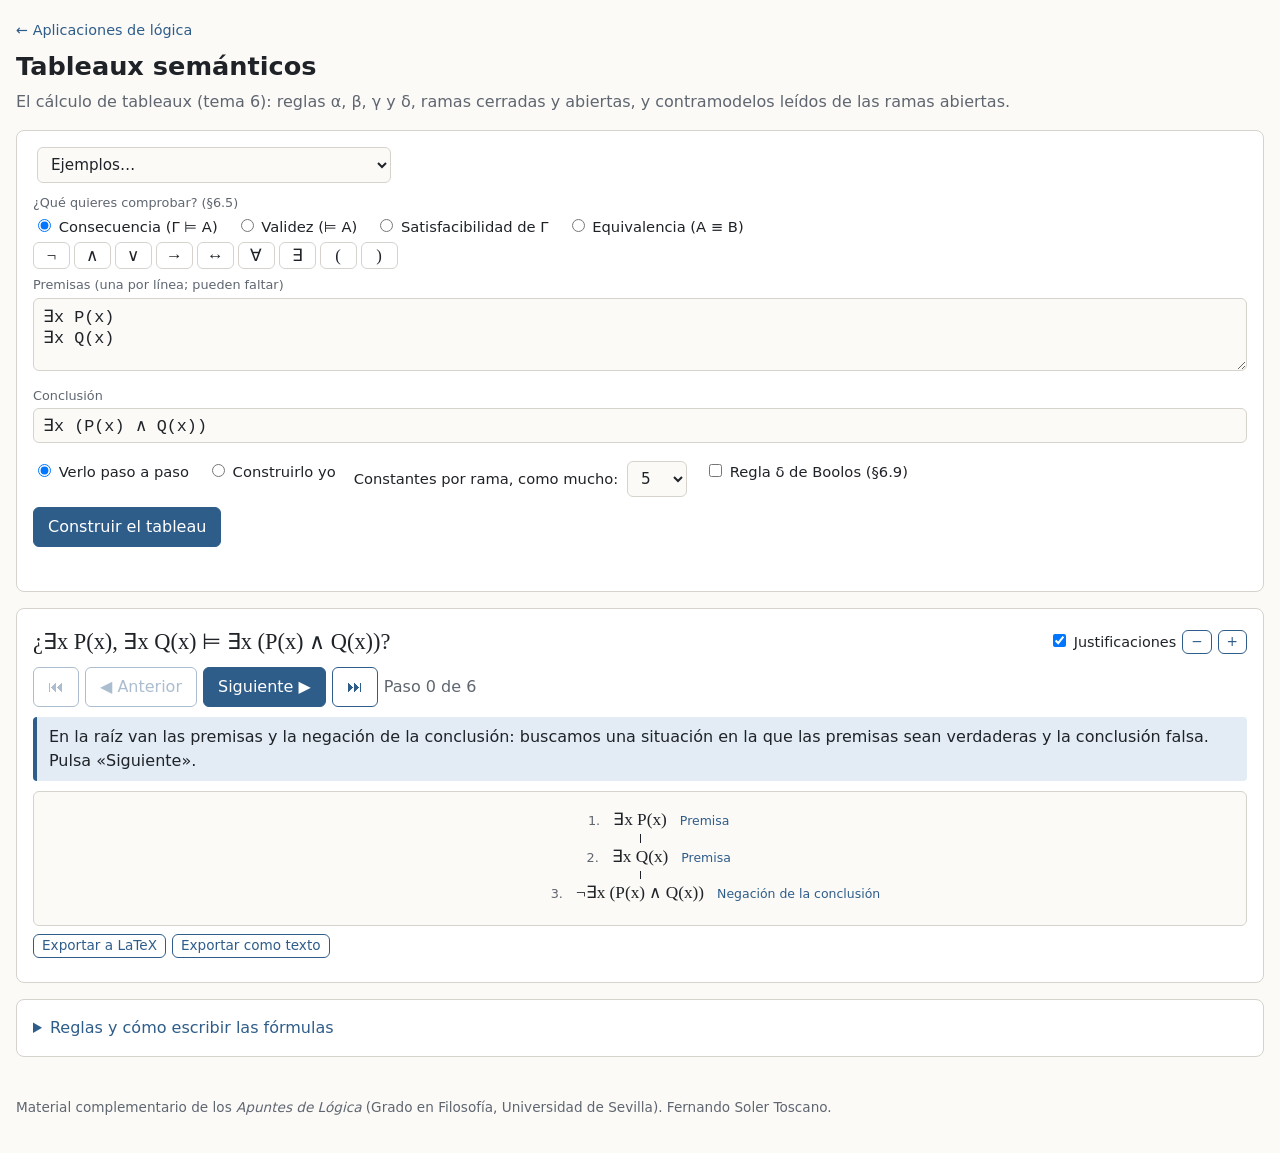
<file: tableaux/index.html>
<!doctype html>
<!-- SPDX-License-Identifier: GPL-3.0-or-later. Copyright (C) 2026 Fernando Soler Toscano -->
<html lang="es">
<head>
  <meta charset="utf-8">
  <meta name="viewport" content="width=device-width, initial-scale=1">
  <title>Tableaux semánticos</title>
  <meta name="description" content="El método de tableaux del tema 6: reglas α, β, γ y δ, ramas cerradas y abiertas, y extracción de contramodelos, paso a paso o construido por el alumno.">
  <link rel="stylesheet" href="../comun/css/base.css">
  <link rel="stylesheet" href="css/tableaux.css">
</head>
<body>
  <header>
    <div class="volver"><a href="../index.html">← Aplicaciones de lógica</a></div>
    <h1>Tableaux semánticos</h1>
    <p class="subtitulo">El cálculo de tableaux (tema 6): reglas α, β, γ y δ, ramas cerradas y abiertas, y contramodelos leídos de las ramas abiertas.</p>
  </header>

  <main>
    <section class="bloque panel" id="entrada">
      <div class="fila-entrada">
        <select id="ejemplos" aria-label="Ejemplos"><option value="">Ejemplos…</option></select>
      </div>
      <fieldset class="opciones-fila" id="modos">
        <legend class="rotulo">¿Qué quieres comprobar? (§6.5)</legend>
        <label><input type="radio" name="modo" value="consecuencia" checked> Consecuencia (Γ ⊨ A)</label>
        <label><input type="radio" name="modo" value="validez"> Validez (⊨ A)</label>
        <label><input type="radio" name="modo" value="satisfacibilidad"> Satisfacibilidad de Γ</label>
        <label><input type="radio" name="modo" value="equivalencia"> Equivalencia (A ≡ B)</label>
      </fieldset>
      <div class="simbolos-botones" id="simbolos"></div>
      <div id="campo-lista">
        <label class="rotulo" for="lista" id="rotulo-lista">Premisas (una por línea; pueden faltar)</label>
        <textarea id="lista" rows="3" spellcheck="false"></textarea>
      </div>
      <div id="campo-f1">
        <label class="rotulo" for="f1" id="rotulo-f1">Conclusión</label>
        <input id="f1" type="text" spellcheck="false" autocomplete="off">
      </div>
      <div id="campo-f2" hidden>
        <label class="rotulo" for="f2">Fórmula B</label>
        <input id="f2" type="text" spellcheck="false" autocomplete="off">
      </div>
      <div class="opciones-fila">
        <label><input type="radio" name="construccion" value="auto" checked> Verlo paso a paso</label>
        <label><input type="radio" name="construccion" value="manual"> Construirlo yo</label>
        <label>Constantes por rama, como mucho:
          <select id="limite"><option>3</option><option>4</option><option selected>5</option><option>6</option><option>8</option><option>10</option></select>
        </label>
        <label title="§6.9: la regla δ prueba también con las constantes que ya hay en la rama"><input type="checkbox" id="boolos"> Regla δ de Boolos (§6.9)</label>
      </div>
      <button type="button" id="b-construir">Construir el tableau</button>
      <div id="error" class="error" role="alert"></div>
    </section>

    <section class="bloque" id="sec-arbol" hidden>
      <div class="cabecera-arbol">
        <p id="objetivo" class="formula-grande"></p>
        <div class="botones-fila zoom">
          <label><input type="checkbox" id="justificaciones" checked> Justificaciones</label>
          <button type="button" id="b-menos" class="secundario mini" aria-label="Reducir">−</button>
          <button type="button" id="b-mas" class="secundario mini" aria-label="Ampliar">+</button>
        </div>
      </div>
      <div id="controles-auto" class="botones-fila">
        <button type="button" id="b-inicio" class="secundario" aria-label="Al principio">⏮</button>
        <button type="button" id="b-atras" class="secundario">◀ Anterior</button>
        <button type="button" id="b-adelante">Siguiente ▶</button>
        <button type="button" id="b-final" class="secundario" aria-label="Al final">⏭</button>
        <span id="contador" class="explica"></span>
      </div>
      <div id="controles-manual" class="botones-fila" hidden>
        <span class="explica">Pulsa la fórmula que quieras descomponer.</span>
        <button type="button" id="b-deshacer" class="secundario">Deshacer</button>
        <button type="button" id="b-terminar" class="secundario">Terminarlo automáticamente</button>
        <button type="button" id="b-reiniciar" class="secundario">Empezar de nuevo</button>
      </div>
      <div id="elegir-constante" class="mensaje" hidden></div>
      <div id="mensaje-paso" class="mensaje"></div>
      <div class="desplazable marco-arbol"><div id="arbol" class="arbol-tableau"></div></div>
      <div class="botones-fila">
        <button type="button" class="secundario mini" id="b-latex">Exportar a LaTeX</button>
        <button type="button" class="secundario mini" id="b-texto">Exportar como texto</button>
      </div>
      <div id="exportacion" hidden>
        <textarea id="exportado" rows="10" readonly spellcheck="false"></textarea>
        <div class="botones-fila">
          <button type="button" class="secundario mini" id="b-copiar">Copiar</button>
          <span id="copiado" class="explica"></span>
        </div>
        <p id="nota-preambulo" class="explica" hidden>Se exporta el árbol tal como se ve. Para compilarlo, el preámbulo del documento necesita <code>\usepackage{tikz}</code>. Los árboles más anchos que la página se reducen a escala.</p>
      </div>
      <div id="resultado"></div>
    </section>

    <section class="bloque">
      <details class="ayuda">
        <summary>Reglas y cómo escribir las fórmulas</summary>
        <div class="tablas-reglas">
          <table class="reglas"><caption>α: no ramifican</caption>
            <tr><th>α</th><th>α₁</th><th>α₂</th></tr>
            <tr><td>A ∧ B</td><td>A</td><td>B</td></tr>
            <tr><td>¬(A ∨ B)</td><td>¬A</td><td>¬B</td></tr>
            <tr><td>¬(A → B)</td><td>A</td><td>¬B</td></tr>
          </table>
          <table class="reglas"><caption>β: ramifican</caption>
            <tr><th>β</th><th>β₁</th><th>β₂</th></tr>
            <tr><td>A ∨ B</td><td>A</td><td>B</td></tr>
            <tr><td>¬(A ∧ B)</td><td>¬A</td><td>¬B</td></tr>
            <tr><td>A → B</td><td>¬A</td><td>B</td></tr>
            <tr><td>A ↔ B</td><td>A ∧ B</td><td>¬A ∧ ¬B</td></tr>
            <tr><td>¬(A ↔ B)</td><td>A ∧ ¬B</td><td>¬A ∧ B</td></tr>
          </table>
          <table class="reglas"><caption>γ: con cada constante de la rama</caption>
            <tr><th>γ</th><th>γ(c)</th></tr>
            <tr><td>∀x A(x)</td><td>A(c)</td></tr>
            <tr><td>¬∃x A(x)</td><td>¬A(c)</td></tr>
          </table>
          <table class="reglas"><caption>δ: con una constante nueva</caption>
            <tr><th>δ</th><th>δ(a)</th></tr>
            <tr><td>∃x A(x)</td><td>A(a)</td></tr>
            <tr><td>¬∀x A(x)</td><td>¬A(a)</td></tr>
          </table>
          <table class="reglas"><caption>σ: doble negación</caption>
            <tr><th>σ</th><th>σ₁</th></tr>
            <tr><td>¬¬A</td><td>A</td></tr>
          </table>
        </div>
        <p class="explica">Clasificación de Smullyan (§6.2) y reglas de §6.3. Una rama se cierra (⊗) en cuanto contiene una fórmula y su negación. La construcción automática sigue la prioridad de §6.3.2 (α y σ, δ, γ, β) y expande primero la rama abierta de más a la izquierda. Una rama abierta y completa da un modelo (§6.4): el dominio son sus constantes y cada predicado se cumple en las tuplas de sus literales afirmados. En primer orden puede haber ramas infinitas (§6.9): la aplicación las corta al llegar al límite de constantes y las marca como incompletas.</p>
        <div data-ayuda-sintaxis="prop cuant pegados"></div>
        <p class="explica">Sin identidad ni funciones, como en el tema 6.</p>
      </details>
    </section>
  </main>

  <footer>
    Material complementario de los <i>Apuntes de Lógica</i> (Grado en Filosofía, Universidad de Sevilla). Fernando Soler Toscano.
  </footer>

  <script src="../comun/js/datos.js"></script>
  <script src="../comun/js/ayuda.js"></script>
  <script src="datos/ejemplos.js"></script>
  <script src="../comun/js/primerorden.js"></script>
  <script src="js/tableaux.js"></script>
  <script src="js/app.js"></script>
</body>
</html>
</file>
<file: comun/css/base.css>
/* SPDX-License-Identifier: GPL-3.0-or-later
   Copyright (C) 2026 Fernando Soler Toscano */
/* Estilo común de las aplicaciones de lógica */
:root {
  --fondo: #fbfaf7;
  --tarjeta: #ffffff;
  --texto: #1f2328;
  --suave: #5f6670;
  --borde: #d6d3cc;
  --acento: #2f5d8a;
  --acento-suave: #e3ecf5;
  --error: #b42318;
  --error-suave: #fdecea;
  --ok: #1e7d4f;
  --resalte: #fff1b8;
  --resalte-borde: #e0b400;
  --sin: #9aa0a6;
  --f-formula: "STIX Two Math", "Cambria Math", "Latin Modern Math", "Times New Roman", serif;
  /* Colores de las filas (origen de cada línea en el colapso) */
  --o0: #dbe8f5; --o1: #f9e5d7; --o2: #d9ecdf; --o3: #eadff2;
  --o4: #f6edcc; --o5: #d5edee; --o6: #f6dee4; --o7: #e7e9d7;
  --olem: #ecebe8;
  /* Los mismos colores, más intensos, para las franjas y la leyenda */
  --c0: #6b9fd4; --c1: #e8945a; --c2: #5fb07a; --c3: #a77bc9;
  --c4: #d9b52c; --c5: #4fb3b8; --c6: #d9748f; --c7: #9aa25a; --clem: #9a968e;
}
@media (prefers-color-scheme: dark) {
  :root {
    --fondo: #17191c; --tarjeta: #202328; --texto: #e6e6e3; --suave: #a3a8ae;
    --borde: #3a3e44; --acento: #8cb4dc; --acento-suave: #24313d; --error: #f0857a;
    --error-suave: #3a2422; --ok: #6cc59a; --resalte: #4a4122; --resalte-borde: #c9a227; --sin: #6b7178;
    --o0: #324357; --o1: #574032; --o2: #2e483c; --o3: #443954;
    --o4: #534a24; --o5: #29494e; --o6: #533642; --o7: #404432; --olem: #2b2d30;
    --c0: #5b8fc4; --c1: #d8844a; --c2: #4fa06a; --c3: #976bb9;
    --c4: #c9a51c; --c5: #3fa3a8; --c6: #c9647f; --c7: #8a924a; --clem: #8a867e;
  }
}

* { box-sizing: border-box; }
[hidden] { display: none !important; }
body {
  margin: 0; background: var(--fondo); color: var(--texto);
  font-family: system-ui, -apple-system, "Segoe UI", Roboto, sans-serif; line-height: 1.5;
}
header, main, footer { max-width: 1280px; margin: 0 auto; padding: 0 16px; }
header { padding-top: 20px; }
h1 { font-size: 1.6rem; margin: 0.2em 0; }
h2 { font-size: 1.2rem; margin: 0 0 0.4em; }
.subtitulo { margin: 0 0 1em; color: var(--suave); }
footer { color: var(--suave); font-size: 0.85rem; padding: 24px 16px 32px; }
a { color: var(--acento); }

.bloque {
  background: var(--tarjeta); border: 1px solid var(--borde); border-radius: 8px;
  padding: 16px; margin: 0 0 16px;
}
.explica { color: var(--suave); margin-top: 0; }
.desplazable { overflow-x: auto; }

/* Navegación entre aplicaciones */
.volver { font-size: 0.9rem; }
.volver a { text-decoration: none; }

/* Entrada */
label[for="formula"] { font-weight: 600; display: block; margin-bottom: 6px; }
.fila-entrada { display: flex; gap: 8px; flex-wrap: wrap; }
#formula {
  flex: 1 1 320px; font: 1.1rem ui-monospace, "SFMono-Regular", Menlo, Consolas, monospace;
  padding: 8px 10px; border: 1px solid var(--borde); border-radius: 6px; background: var(--fondo); color: var(--texto);
}
button {
  font: inherit; padding: 7px 14px; border-radius: 6px; border: 1px solid var(--acento);
  background: var(--acento); color: #fff; cursor: pointer;
}
@media (prefers-color-scheme: dark) { button { color: #10161c; } }
button:disabled { opacity: 0.4; cursor: default; }
button.secundario, .ejemplos button, .pestanas button, .controles button {
  background: transparent; color: var(--acento);
}
.error { color: var(--error); min-height: 1.4em; margin-top: 6px; }
.ejemplos { display: flex; flex-wrap: wrap; gap: 6px; margin: 4px 0 8px; }
.ejemplos button { font-size: 0.9rem; padding: 4px 10px; }
.ayuda summary { cursor: pointer; color: var(--acento); }
.simbolos td { padding: 2px 8px; font-family: var(--f-formula); font-size: 1.1rem; }
.simbolos code, code { font-family: ui-monospace, Menlo, Consolas, monospace; font-size: 0.95em; }
.tabla-sintaxis { border-collapse: collapse; margin: 4px 0 10px; }
.tabla-sintaxis th, .tabla-sintaxis td { padding: 2px 14px 2px 0; border-bottom: 1px solid var(--borde); text-align: left; }
.tabla-sintaxis thead th { font-size: 0.8rem; font-weight: 600; color: var(--suave); }
.tabla-sintaxis tbody th { font-weight: normal; font-size: 0.92rem; color: var(--suave); }
[data-ayuda-sintaxis] .fo { white-space: nowrap; }
.continuar { margin-top: 12px; }

/* Resumen */
.formula-grande { font-family: var(--f-formula); font-size: 1.4rem; }
.etiqueta { display: inline-block; padding: 1px 8px; border-radius: 10px; font-size: 0.85rem; background: var(--acento-suave); }
.etiqueta.tautologia { background: #dff3e8; color: #135c39; }
.etiqueta.contradiccion { background: var(--error-suave); color: var(--error); }
@media (prefers-color-scheme: dark) { .etiqueta.tautologia { background: #1d3a2b; color: #8fd6b1; } }

/* Tabla de verdad */
.tabla-verdad { border-collapse: collapse; font-family: var(--f-formula); font-size: 1.05rem; }
.tabla-verdad th, .tabla-verdad td { padding: 3px 10px; text-align: center; border-bottom: 1px solid var(--borde); white-space: nowrap; }
.tabla-verdad th { font-weight: normal; border-bottom: 2px solid var(--texto); }
.tabla-verdad .sep { border-left: 2px solid var(--texto); }
.tabla-verdad .principal { font-weight: 700; }
.tabla-verdad td.n { color: var(--suave); font-family: system-ui, sans-serif; font-size: 0.85rem; }
.tabla-verdad tbody tr { cursor: pointer; }
.tabla-verdad tbody tr:hover, .tabla-verdad tbody tr.elegida { background: var(--acento-suave); }

/* Pestañas de las filas */
.pestanas { display: flex; flex-wrap: wrap; gap: 6px; margin-bottom: 10px; }
.pestanas button { font-size: 0.9rem; padding: 3px 10px; }
.pestanas button[aria-selected="true"] { background: var(--acento); color: #fff; }
@media (prefers-color-scheme: dark) { .pestanas button[aria-selected="true"] { color: #10161c; } }
.cabecera-derivacion { font-family: var(--f-formula); font-size: 1.15rem; margin: 6px 0; }
.casilla { display: block; color: var(--suave); font-size: 0.9rem; margin: 4px 0 8px; }
.verificada { color: var(--ok); font-size: 0.85rem; font-family: system-ui, sans-serif; margin-left: 8px; }
.verificada.mal { color: var(--error); }

/* Derivaciones Fitch */
table.fitch { border-collapse: collapse; font-family: var(--f-formula); font-size: 1.05rem; }
table.fitch td { padding: 0 8px; vertical-align: middle; white-space: nowrap; }
table.fitch td.num { text-align: right; color: var(--suave); font-family: system-ui, sans-serif; font-size: 0.85rem; padding-right: 6px; }
table.fitch td.formula { padding: 0; height: 1px; }
table.fitch td.formula .barras { height: 100%; } /* barras sin cortes entre filas */
table.fitch td.just { padding-left: 18px; }
table.fitch td.nota { padding-left: 18px; color: var(--suave); font-style: italic; font-family: system-ui, sans-serif; font-size: 0.82rem; white-space: normal; min-width: 18ch; }
.barras { display: flex; align-items: stretch; min-height: 1.75em; }
.barra { width: 0.95em; border-left: 1.5px solid var(--texto); flex: none; }
.ultima { display: flex; align-items: center; border-left: 1.5px solid var(--texto); padding-left: 0.45em; }
.ultima.inicio { margin-top: 5px; }
.ultima.raya { border-bottom: 1.5px solid var(--texto); }
.f { padding: 2px 10px 2px 0; }
.plegado { color: var(--acento); font-family: system-ui, sans-serif; font-size: 0.85rem; }
tr.plegable, tr.fila-plegada { cursor: pointer; }
tr.plegable:hover td, tr.fila-plegada:hover td { text-decoration: underline dotted var(--acento); }
tr.hip-eliminada td.formula .f { font-weight: 700; }
tr.resaltada td { background: var(--resalte) !important; }
tr.origen-0 td { background: var(--o0); } tr.origen-1 td { background: var(--o1); }
tr.origen-2 td { background: var(--o2); } tr.origen-3 td { background: var(--o3); }
tr.origen-4 td { background: var(--o4); } tr.origen-5 td { background: var(--o5); }
tr.origen-6 td { background: var(--o6); } tr.origen-7 td { background: var(--o7); }
tr.origen-lem td, tr.origen-hipotesis td { background: var(--olem); }
/* Franja del color intenso junto al número, como en la leyenda y en las tarjetas */
tr.origen-0 td.num { box-shadow: inset 4px 0 var(--c0); } tr.origen-1 td.num { box-shadow: inset 4px 0 var(--c1); }
tr.origen-2 td.num { box-shadow: inset 4px 0 var(--c2); } tr.origen-3 td.num { box-shadow: inset 4px 0 var(--c3); }
tr.origen-4 td.num { box-shadow: inset 4px 0 var(--c4); } tr.origen-5 td.num { box-shadow: inset 4px 0 var(--c5); }
tr.origen-6 td.num { box-shadow: inset 4px 0 var(--c6); } tr.origen-7 td.num { box-shadow: inset 4px 0 var(--c7); }
tr.origen-lem td.num, tr.origen-hipotesis td.num { box-shadow: inset 4px 0 var(--clem); }

.detalle { margin-top: 14px; border-top: 1px solid var(--borde); padding-top: 12px; }
.detalle h3 { font-size: 1rem; margin: 0 0 4px; }
.detalle .botones { display: flex; flex-wrap: wrap; gap: 6px; margin: 6px 0 10px; }
.detalle .botones button { font-size: 0.85rem; padding: 3px 10px; }
.leyenda { display: flex; flex-wrap: wrap; gap: 6px 14px; font-size: 0.8rem; color: var(--suave); margin: 4px 0 8px; }
.leyenda span::before { content: ""; display: inline-block; width: 0.9em; height: 0.9em; border-radius: 3px; margin-right: 4px; vertical-align: -1px; background: var(--c); border: 1px solid var(--b, var(--borde)); border-left-width: 4px; }

/* Paneles con campos, mensajes y valores (mundo, tablas) */
h3 { font-size: 1rem; margin: 0 0 8px; }
.rotulo { display: block; font-size: 0.8rem; color: var(--suave); margin: 0 0 3px; }
.panel input[type="text"], .panel textarea, .panel select {
  font: 1.05rem ui-monospace, Menlo, Consolas, monospace; padding: 7px 9px; border: 1px solid var(--borde);
  border-radius: 6px; background: var(--fondo); color: var(--texto);
}
.panel select { font-family: inherit; font-size: 0.95rem; max-width: 100%; min-width: 0; }
.simbolos-botones { display: flex; flex-wrap: wrap; gap: 4px; margin: 4px 0 6px; }
.simbolos-botones button { font: 1.05rem var(--f-formula); padding: 2px 9px; min-width: 2.2em; background: transparent; color: var(--texto); border-color: var(--borde); }
.simbolos-botones button:hover { border-color: var(--acento); }
.frase { font-size: 1.1rem; margin: 8px 0; }
.mensaje { border-left: 4px solid var(--acento); background: var(--acento-suave); padding: 8px 12px; border-radius: 4px; margin: 10px 0; }
.mensaje:empty { display: none; }
.mensaje.mal { border-left-color: var(--error); background: var(--error-suave); }
.mensaje.bien { border-left-color: var(--ok); }
.fo { font-family: var(--f-formula); }
/* Valores de verdad */
.valor { display: inline-block; min-width: 1.6em; text-align: center; font-weight: 700; border-radius: 4px; padding: 0 5px; font-family: var(--f-formula); }
.valor.V, .valor.v1 { background: #dff3e8; color: #135c39; }
.valor.F, .valor.v0 { background: var(--error-suave); color: var(--error); }
@media (prefers-color-scheme: dark) { .valor.V, .valor.v1 { background: #1d3a2b; color: #8fd6b1; } }

/* Filas de opciones y de botones (tablas, tableaux) */
.opciones-fila { display: flex; flex-wrap: wrap; gap: 4px 18px; margin: 10px 0; font-size: 0.92rem; }
.opciones-fila label { cursor: pointer; }
.botones-fila { display: flex; flex-wrap: wrap; gap: 6px; align-items: center; margin: 8px 0; }
button.mini { font-size: 0.85rem; padding: 0 8px; line-height: 1.6; }
button[aria-pressed="true"].secundario { background: var(--acento); color: #fff; }
@media (prefers-color-scheme: dark) { button[aria-pressed="true"].secundario { color: #10161c; } }

/* Árboles dibujados de arriba abajo (tableaux, árboles de formación): cada segmento es
   una columna de nodos; las bifurcaciones van en columnas unidas por una barra. */
.segmento { display: flex; flex-direction: column; align-items: center; }
.arista { width: 0; height: 0.55em; border-left: 1.5px solid var(--texto); }
.arista.corta { height: 0.35em; }
.hijos { display: flex; justify-content: center; align-items: flex-start; }
.rama-col { position: relative; display: flex; flex-direction: column; align-items: center; padding: 0.8em 0.6em 0; }
.rama-col::before { content: ""; position: absolute; top: 0; left: 0; right: 0; border-top: 1.5px solid var(--texto); }
.rama-col:first-child::before { left: 50%; }
.rama-col:last-child::before { right: 50%; }
.rama-col::after { content: ""; position: absolute; top: 0; left: 50%; height: 0.8em; border-left: 1.5px solid var(--texto); }

@media (max-width: 600px) {
  h1 { font-size: 1.3rem; }
}
</file>
<file: deduccion/css/deduccion.css>
/* SPDX-License-Identifier: GPL-3.0-or-later
   Copyright (C) 2026 Fernando Soler Toscano */
/* Estilos propios del asistente de deducción natural (el resto está en comun/css/base.css) */
#ejercicios { flex: 1 1 320px; max-width: 100%; }
#premisas, #conclusion { width: 100%; margin-bottom: 8px; }
#otro-argumento { margin-top: 10px; }
#otro-argumento summary { cursor: pointer; color: var(--acento); margin-bottom: 6px; }
.info-ejercicio { border-bottom: 1px solid var(--borde); margin-bottom: 10px; padding-bottom: 6px; }
.info-ejercicio p { margin: 2px 0 6px; }
.cabecera-prueba { display: flex; flex-wrap: wrap; justify-content: space-between; align-items: center; gap: 8px; }
.cabecera-prueba .formula-grande { margin: 0; }
.basicas { font-size: 0.92rem; cursor: pointer; }
kbd { font: 0.72rem ui-monospace, Menlo, Consolas, monospace; border: 1px solid var(--borde); border-bottom-width: 2px; border-radius: 3px; padding: 0 3px; color: var(--suave); }

/* La prueba: las barras ocupan toda la altura de cada fila, sin cortes */
.marco-prueba { border: 1px solid var(--borde); border-radius: 6px; background: var(--fondo); padding: 8px 6px; margin-top: 8px; }
table.editor-fitch { font-size: 1.05rem; }
table.editor-fitch td.formula { padding: 0; height: 1px; }
table.editor-fitch td.formula .barras { height: 100%; min-height: 2.1em; }
table.editor-fitch tr.activa td { background: var(--acento-suave); }
table.editor-fitch td.formula .f { padding: 1px 10px 1px 2px; }
table.editor-fitch td.just { padding-left: 14px; }
input.campo-formula, input.campo-just {
  font: 1.02rem var(--f-formula); color: var(--texto); background: transparent;
  border: 1px solid transparent; border-radius: 4px; padding: 2px 5px;
}
input.campo-formula { min-width: 9ch; }
input.campo-just { width: 13ch; }
input.campo-formula:hover, input.campo-just:hover { border-color: var(--borde); }
input.campo-formula:focus, input.campo-just:focus { outline: none; border-color: var(--acento); background: var(--tarjeta); }
input.campo-formula::placeholder, input.campo-just::placeholder { color: var(--sin); font-style: italic; font-family: system-ui, sans-serif; font-size: 0.85rem; }
tr.premisa td.formula .f { padding-left: 7px; }
td.estado { width: 1.6em; text-align: center; font-weight: 700; }
td.estado.bien { color: var(--ok); }
td.estado.error { color: var(--error); }
td.estado.incompleta { color: var(--sin); }
td.acciones { white-space: nowrap; padding: 0 4px; }
td.acciones button.accion { font-size: 0.8rem; line-height: 1.3; padding: 0 5px; margin-left: 2px; background: transparent; color: var(--suave); border-color: var(--borde); }
td.acciones button.accion:hover { color: var(--acento); border-color: var(--acento); }
tr.linea:not(.activa) td.acciones button { visibility: hidden; }
tr.mensaje-linea td.formula .barras { min-height: 0; }
tr.mensaje-linea .texto-mensaje { display: block; padding: 0 8px 4px 6px; font: 0.85rem system-ui, sans-serif; white-space: normal; }
tr.mensaje-linea.error .texto-mensaje { color: var(--error); }
tr.mensaje-linea.incompleta .texto-mensaje { color: var(--suave); }

/* Barra de edición, siempre a la vista debajo de la prueba */
.barra-edicion {
  position: sticky; bottom: 0; z-index: 3; background: var(--tarjeta);
  border-top: 1px solid var(--borde); margin-top: 6px; padding: 4px 0 6px;
}
.barra-edicion .botones-fila { margin: 4px 0; }
.atajos { font-size: 0.78rem; color: var(--suave); margin-left: 4px; }
.paleta { display: flex; flex-wrap: wrap; align-items: center; gap: 4px; min-height: 1.9em; }
.paleta .rotulo { display: inline-block; margin: 0 6px 0 0; }
.paleta button { font-family: var(--f-formula); min-width: 2.2em; }
.grupo-reglas { display: inline-flex; flex-wrap: wrap; gap: 4px; margin-right: 8px; padding-right: 8px; border-right: 1px solid var(--borde); }
.grupo-reglas:last-child { border-right: none; }
.grupo-reglas.derivadas button { border-style: dashed; }

#exportado, #preambulo { width: 100%; font: 0.9rem ui-monospace, Menlo, Consolas, monospace; margin-top: 8px; padding: 6px; border: 1px solid var(--borde); border-radius: 6px; background: var(--fondo); color: var(--texto); }

/* En pantallas anchas, líneas algo más juntas (sin que la raya de las hipótesis toque la fórmula) */
@media (min-width: 601px) {
  table.editor-fitch td.formula .barras { min-height: 1.75em; }
  input.campo-formula, input.campo-just { padding-top: 0; padding-bottom: 0; }
}

@media (max-width: 600px) {
  .atajos { display: none; }
  table.editor-fitch { font-size: 0.98rem; }
  table.editor-fitch td.formula .f { padding-right: 4px; }
  table.editor-fitch td.just { padding-left: 4px; }
  input.campo-just { width: 8.5ch; }
  input.campo-formula { min-width: 6ch; }
  td.acciones button.accion { padding: 0 3px; }
}
#borrado { font-size: 0.85rem; color: var(--suave); }
.ayuda-texto > p { color: var(--suave); }
</file>
<file: kalmar/css/kalmar.css>
/* SPDX-License-Identifier: GPL-3.0-or-later
   Copyright (C) 2026 Fernando Soler Toscano */
/* Estilos propios de la aplicación de Kalmár (el resto está en comun/css/base.css) */
/* Colapso */
.controles { display: flex; flex-wrap: wrap; align-items: center; gap: 6px; margin-bottom: 8px; }
.controles button { min-width: 2.6em; }
.contador { color: var(--suave); font-size: 0.9rem; margin-left: 6px; }
.mensaje-paso {
  border-left: 4px solid var(--acento); background: var(--acento-suave); padding: 8px 12px;
  border-radius: 4px; margin-bottom: 12px;
}
.mensaje-paso.bloqueo { border-left-color: var(--error); background: var(--error-suave); }
.mensaje-paso .fo { font-family: var(--f-formula); }

.arbol { position: relative; display: grid; column-gap: 46px; row-gap: 8px; min-width: max-content; padding: 4px 2px 8px; }
.arbol svg { position: absolute; left: 0; top: 0; pointer-events: none; overflow: visible; }
.arbol svg path { fill: none; stroke: var(--borde); stroke-width: 1.5; }
.arbol svg path.hecho { stroke: var(--suave); }
.arbol svg path.activo { stroke: var(--resalte-borde); stroke-width: 3; }
.arbol svg path.roto { stroke: var(--error); stroke-dasharray: 5 4; }
.arbol svg path.oculto { stroke-dasharray: 3 4; }

.tarjeta {
  position: relative; z-index: 1; align-self: center; width: 200px;
  border: 1px solid var(--borde); border-radius: 8px; padding: 6px 9px; background: var(--tarjeta);
  font-size: 0.85rem; cursor: pointer; transition: box-shadow 0.2s, border-color 0.2s;
}
.tarjeta:hover { border-color: var(--acento); }
.tarjeta.elegida { box-shadow: 0 0 0 3px var(--acento); }
.tarjeta .titulo { font-weight: 600; display: flex; justify-content: space-between; gap: 6px; }
.tarjeta .titulo .lin { font-weight: normal; color: var(--suave); }
.tarjeta .franja { height: 6px; border-radius: 3px; margin: 3px 0 4px; display: flex; overflow: hidden; }
.tarjeta .franja span { flex: 1; }
.tarjeta .chips { display: flex; flex-wrap: wrap; gap: 4px; margin: 2px 0; }
.chip { font-family: var(--f-formula); font-size: 0.95rem; padding: 0 6px; border-radius: 9px; border: 1px solid var(--borde); background: var(--fondo); }
.chip.eliminada { background: var(--resalte); border-color: var(--resalte-borde); }
.tarjeta .concl { font-family: var(--f-formula); font-size: 1rem; }
.tarjeta.oculta { opacity: 0.45; border-style: dashed; cursor: default; background: transparent; }
.tarjeta.oculta .chips, .tarjeta.oculta .concl { visibility: hidden; }
.tarjeta.bloqueado { border-color: var(--error); background: var(--error-suave); }
.tarjeta.imposible { border-style: dashed; color: var(--sin); }
.tarjeta.fuente { border-color: var(--resalte-borde); box-shadow: 0 0 0 2px var(--resalte-borde); }
.tarjeta.fuente.elegida { box-shadow: 0 0 0 2px var(--resalte-borde), 0 0 0 5px var(--acento); }
.tarjeta.nueva { animation: aparece 0.7s ease-out; border-color: var(--resalte-borde); box-shadow: 0 0 0 3px var(--resalte-borde); }
.tarjeta.final { border-width: 2px; border-color: var(--ok); }
@keyframes aparece {
  from { opacity: 0; transform: translateX(-36px) scale(0.92); }
  to { opacity: 1; transform: none; }
}
@media (prefers-reduced-motion: reduce) { .tarjeta.nueva { animation: none; } }


@media (max-width: 600px) { .tarjeta { width: 170px; } }
</file>
<file: mundo/css/mundo.css>
/* SPDX-License-Identifier: GPL-3.0-or-later
   Copyright (C) 2026 Fernando Soler Toscano */
/* Estilos propios del mundo de Tarski (el resto está en comun/css/base.css) */
:root {
  --rojo: #d6504c; --verde: #3a9a5e; --azul: #3b72c2; --trazo: #1f2328;
  --casilla: #f2f0ea; --casilla-osc: #e9e6dd;
}
@media (prefers-color-scheme: dark) {
  :root { --rojo: #e0645f; --verde: #4caf72; --azul: #5b8fd8; --trazo: #0d0f12; --casilla: #262a30; --casilla-osc: #2c3037; }
}


/* Disposición del mundo: tablero y herramientas */
.disposicion { display: flex; flex-wrap: wrap; gap: 20px; align-items: flex-start; }
.marco-tablero { flex: 0 1 auto; }
.pie-tablero { max-width: 390px; font-size: 0.85rem; margin: 6px 0 0; }
.herramientas { flex: 1 1 260px; max-width: 420px; }
.grupo { margin-bottom: 10px; }
.opciones { display: flex; flex-wrap: wrap; gap: 6px; margin-bottom: 8px; }
.opciones button { background: transparent; color: var(--acento); padding: 4px 10px; min-width: 2.6em; }
.opciones button[aria-pressed="true"] { background: var(--acento); color: #fff; }
@media (prefers-color-scheme: dark) { .opciones button[aria-pressed="true"] { color: #10161c; } }
.opciones button svg { width: 20px; height: 20px; vertical-align: middle; }
.opciones button.color { width: 2.6em; height: 2em; border: 2px solid transparent; }
.opciones button.color[aria-pressed="true"] { border-color: var(--texto); }
#nombres { width: 100%; font: 1rem ui-monospace, Menlo, Consolas, monospace; padding: 6px 8px; border: 1px solid var(--borde); border-radius: 6px; background: var(--fondo); color: var(--texto); }

/* Tablero */
.tablero { display: grid; grid-template-columns: repeat(6, 60px); grid-template-rows: repeat(6, 60px); gap: 3px; padding: 6px; background: var(--borde); border-radius: 8px; width: max-content; }
.casilla {
  position: relative; margin: 0; display: flex; align-items: center; justify-content: center;
  width: 60px; height: 60px; padding: 0; border: 2px solid transparent; border-radius: 5px;
  background: var(--casilla); cursor: pointer; color: var(--texto);
}
.casilla.oscura { background: var(--casilla-osc); }
.casilla:hover { border-color: var(--suave); }
.casilla.seleccionada { border-color: var(--acento); box-shadow: 0 0 0 2px var(--acento); }
.casilla.resaltada { background: var(--resalte); border-color: var(--resalte-borde); }
.casilla svg { overflow: visible; }
.casilla svg.peq { width: 36%; } .casilla svg.med { width: 56%; } .casilla svg.gra { width: 78%; }
.casilla .num { position: absolute; z-index: 1; top: 1px; left: 2px; font-size: 0.7rem; line-height: 1.2; color: var(--suave); background: var(--tarjeta); border-radius: 3px; padding: 0 2px; }
.casilla .nom { position: absolute; z-index: 1; bottom: 1px; right: 3px; font: 600 0.75rem ui-monospace, Menlo, Consolas, monospace; background: var(--tarjeta); border: 1px solid var(--borde); border-radius: 4px; padding: 0 3px; }
.f-rojo { fill: var(--rojo); } .f-verde { fill: var(--verde); } .f-azul { fill: var(--azul); }
svg .pieza { stroke: var(--trazo); stroke-width: 5; stroke-linejoin: round; }
.opciones svg .pieza.silueta { fill: none; stroke: currentColor; stroke-width: 9; }

/* Paneles (los campos, mensajes y valores comunes están en base.css) */
#formula, #formalizacion { flex: 1 1 260px; min-width: 0; }
#premisas, #conclusion { width: 100%; margin-bottom: 8px; }
#frases { flex: 1 1 260px; max-width: 100%; }


.resultado-principal { font-size: 1.15rem; margin: 10px 0; }
.asignacion { display: flex; flex-wrap: wrap; gap: 10px; align-items: center; margin: 6px 0; }
.asignacion select { font-size: 0.95rem; }

/* Árbol de evaluación */
.arbol-evaluacion, .arbol-evaluacion ul { list-style: none; margin: 0; padding-left: 0; }
.arbol-evaluacion ul { padding-left: 22px; border-left: 1px dotted var(--borde); margin-left: 9px; }
.linea-nodo { display: flex; flex-wrap: wrap; align-items: baseline; gap: 6px; padding: 2px 4px; border-radius: 4px; }
.linea-nodo:hover { background: var(--acento-suave); }
.linea-nodo.decisivo { box-shadow: inset 3px 0 0 var(--resalte-borde); }
.desplegar { width: 1.4em; height: 1.4em; padding: 0; border: none; background: transparent; color: var(--acento); cursor: pointer; font-size: 0.9rem; }
.desplegar:disabled { visibility: hidden; }
.etq { font-family: var(--f-formula); color: var(--suave); }
.linea-nodo .fo { font-size: 1.05rem; }
.porque { color: var(--suave); font-size: 0.85rem; }

/* Argumento */
table.argumento { border-collapse: collapse; margin: 8px 0; }
table.argumento td { padding: 3px 10px; border-bottom: 1px solid var(--borde); }
table.argumento td.fo { font-size: 1.05rem; }

/* Estructura y diccionario */
.estructura { font-family: var(--f-formula); font-size: 1.02rem; line-height: 1.8; }
.estructura .linea { overflow-wrap: anywhere; }
.estructura h4 { font-family: system-ui, sans-serif; font-size: 0.9rem; color: var(--suave); margin: 10px 0 2px; font-weight: 600; }
.diccionario { display: grid; grid-template-columns: repeat(auto-fill, minmax(300px, 1fr)); gap: 2px 18px; margin: 8px 0; }
.diccionario div { font-size: 0.92rem; }
.diccionario code { font-family: var(--f-formula); font-size: 1rem; }

@media (max-width: 600px) {
  .tablero { grid-template-columns: repeat(6, 46px); grid-template-rows: repeat(6, 46px); }
  .casilla { width: 46px; height: 46px; }
}
</file>
<file: sintaxis/css/sintaxis.css>
/* SPDX-License-Identifier: GPL-3.0-or-later
   Copyright (C) 2026 Fernando Soler Toscano */
/* Estilos propios de la aplicación de sintaxis (el resto está en comun/css/base.css) */
#formula, #ejercicio .fila-entrada input { flex: 1 1 320px; min-width: 0; }
.grande { font-size: 1.35rem; margin: 10px 0; }
.formula-piezas { font-family: var(--f-formula); white-space: pre-wrap; }
.pieza { font: inherit; }
button.pieza {
  background: transparent; color: var(--texto); border: none; border-bottom: 2px dotted var(--acento);
  padding: 0 2px; border-radius: 3px 3px 0 0; cursor: pointer; white-space: pre;
}
button.pieza:hover, button.pieza:focus-visible { background: var(--acento-suave); outline: none; }
button.pieza.elegida-bien { background: #dff3e8; border-bottom-color: var(--ok); }
button.pieza.elegida-mal { background: var(--error-suave); border-bottom-color: var(--error); }
@media (prefers-color-scheme: dark) { button.pieza.elegida-bien { background: #1d3a2b; } }

/* Variables libres y ligadas, alcance de los cuantificadores */
.pieza.var.libre { color: var(--error); font-weight: 700; }
.pieza.var.ligada { color: var(--acento); font-weight: 700; }
.pieza.alcance { background: var(--resalte); }
.pieza.activo { outline: 2px solid var(--resalte-borde); border-radius: 3px; }
.pieza.enlazada { text-decoration: underline 2px; }
.pieza.cuant { cursor: help; }
button.pieza.var { position: relative; min-width: 1.1em; margin-right: 0.15em; }
button.pieza.var[data-marca]::after {
  content: attr(data-marca); position: absolute; right: -0.7em; top: -0.55em;
  font: 700 0.55em system-ui, sans-serif; color: var(--suave);
}
button.pieza.var[data-marca="L"] { color: var(--error); }
button.pieza.var[data-marca="G"] { color: var(--acento); }
button.pieza.bien { box-shadow: 0 2px 0 var(--ok); }
button.pieza.mal { background: var(--error-suave); }
.leyenda-vars { margin-top: -4px; }
.sustitucion .constante { width: 2.4em; text-align: center; font: 1rem var(--f-formula); padding: 2px 4px; border: 1px solid var(--borde); border-radius: 4px; background: var(--fondo); color: var(--texto); }
.sustitucion select { margin: 0 2px; }

/* Árbol de formación */
.marco-arbol { border: 1px solid var(--borde); border-radius: 6px; background: var(--fondo); padding: 12px 8px; }
.marco-arbol > .segmento { min-width: max-content; margin: 0 auto; }
.nodo-formacion { font-family: var(--f-formula); font-size: 1.02rem; padding: 2px 8px; border: 1px solid var(--borde); border-radius: 6px; background: var(--tarjeta); white-space: nowrap; }
.marca-principal { color: var(--acento); font-weight: 700; }
.lista-subformulas { columns: 2 220px; margin: 6px 0; padding-left: 1.3em; }
.lista-subformulas li { margin: 2px 0; }
.lista-subformulas .fo { font-size: 1.05rem; }

/* Ejercicios */
.opciones-lectura { display: flex; flex-direction: column; align-items: flex-start; gap: 6px; margin: 8px 0; }
button.lectura { font: 1.12rem var(--f-formula); color: var(--texto); border-color: var(--borde); }
button.lectura.correcta { border-color: var(--ok); box-shadow: inset 4px 0 0 var(--ok); opacity: 1; }
button.lectura.incorrecta { border-color: var(--error); box-shadow: inset 4px 0 0 var(--error); opacity: 1; }
.candidatos { display: flex; flex-direction: column; gap: 4px; margin: 8px 0 10px; }
.candidato { padding: 3px 8px; border-radius: 4px; cursor: pointer; width: fit-content; }
.candidato .fo { font-size: 1.1rem; }
.candidato.bien { background: #dff3e8; }
.candidato.mal { background: var(--error-suave); }
@media (prefers-color-scheme: dark) { .candidato.bien { background: #1d3a2b; } }

/* Paréntesis coloreados por nivel de anidamiento; los de los argumentos, en el color del texto */
.par.par-0, .pieza.par-0 { color: var(--c0); font-weight: 700; }
.par.par-1, .pieza.par-1 { color: var(--c1); font-weight: 700; }
.par.par-2, .pieza.par-2 { color: var(--c2); font-weight: 700; }
.par.par-3, .pieza.par-3 { color: var(--c3); font-weight: 700; }
.par.arg, .pieza.arg { color: var(--texto); }
</file>
<file: tablas/css/tablas.css>
/* SPDX-License-Identifier: GPL-3.0-or-later
   Copyright (C) 2026 Fernando Soler Toscano */
/* Estilos propios de las tablas de verdad (el resto está en comun/css/base.css) */

.panel textarea, .panel input[type="text"] { width: 100%; }
.fila-entrada textarea, .fila-entrada input[type="text"] { flex: 1 1 260px; width: auto; min-width: 0; }
#frases { flex: 1 1 260px; }
#conclusion { margin-bottom: 4px; }

/* Tabla para rellenar */
.tabla-ejercicio { margin: 10px 0 4px; }
.tabla-ejercicio tbody tr { cursor: default; }
.tabla-ejercicio th.n, .tabla-ejercicio td { vertical-align: middle; }
.tabla-ejercicio th.n { color: var(--suave); font-family: system-ui, sans-serif; font-size: 0.85rem; border-bottom: 1px solid var(--borde); }
.tabla-ejercicio .div { border-left: 1px solid var(--borde); }
.tabla-ejercicio thead tr.etiquetas th { border-bottom: none; font: 0.75rem system-ui, sans-serif; color: var(--suave); padding-bottom: 0; }
.tabla-ejercicio thead tr.rellenar th { border-bottom: 2px solid var(--texto); padding: 3px 4px; }
.tabla-ejercicio thead tr.rellenar th button + button { margin-left: 3px; }
.tabla-ejercicio thead tr:not(.etiquetas):not(:last-child) th { border-bottom: none; }
.tabla-ejercicio th.dep { background: var(--resalte); }
.tabla-ejercicio td.dep { background: var(--resalte); box-shadow: inset 0 0 0 1px var(--resalte-borde); }
.tabla-ejercicio .columna-resaltada { background: var(--acento-suave); }
button.celda {
  width: 2.1em; height: 1.75em; padding: 0; font: 1.05rem var(--f-formula); color: var(--texto);
  background: transparent; border: 1px dashed var(--suave); border-radius: 4px;
}
button.celda.llena { border-style: solid; border-color: var(--borde); background: var(--tarjeta); }
button.celda:hover, button.celda:focus-visible { border-color: var(--acento); outline: 2px solid var(--acento); outline-offset: 0; }
button.celda.mal { background: var(--error-suave); border-color: var(--error); color: var(--error); font-weight: 700; }
button.celda.vacia { border-color: var(--error); border-width: 2px; }
button.celda.revelada { background: var(--resalte); border-color: var(--resalte-borde); }
.principal button.celda { font-weight: 700; }
th.n button.fila { font: 0.85rem system-ui, sans-serif; padding: 0 6px; min-width: 2em; background: transparent; color: var(--acento); border-color: var(--borde); }
th.n button.fila[aria-pressed="true"] { background: var(--error); border-color: var(--error); color: #fff; }
tr.marcada td, tr.marcada th { background: var(--error-suave); }
tr.premisas-v td { background: var(--acento-suave); }
tr.contraejemplo td { background: var(--error-suave); }
tr.modelo td, tr.diferencia td { background: var(--resalte); }

/* Preguntas */
.pregunta { margin: 10px 0 14px; }
.pregunta .enunciado { margin: 0 0 4px; }
.pregunta .mensaje { margin-top: 4px; }
.mensaje .fo { font-size: 1.05rem; }
.mensaje button { margin-left: 4px; font-size: 0.85rem; padding: 2px 10px; }
.mensaje .comentario { margin: 6px 0 0; }
.detalle p { margin: 6px 0 10px; }
.detalle p button { font-size: 0.85rem; padding: 2px 10px; margin-left: 4px; }
#argumento { margin: 10px 0 0; }
#b-asignacion { margin-top: 6px; }

/* Asignación directa */
.pasos-asignacion { list-style: none; padding: 0; margin: 8px 0; }
.pasos-asignacion li { padding: 3px 8px; border-left: 3px solid var(--borde); margin: 2px 0; }
.pasos-asignacion li.exige { border-left-color: var(--acento); }
.pasos-asignacion li.caso { font-weight: 600; border-left-color: var(--resalte-borde); margin-top: 8px; }
.pasos-asignacion li.casos { border-left-color: var(--resalte-borde); }
.pasos-asignacion li.contradiccion { color: var(--error); border-left-color: var(--error); }
.pasos-asignacion li.abierta { color: var(--ok); border-left-color: var(--ok); }
.pasos-asignacion li.final-valido, .pasos-asignacion li.final-invalido { font-weight: 700; margin-top: 10px; border-left-color: var(--texto); }

/* Una interpretación */
.interpretacion { display: flex; flex-wrap: wrap; gap: 6px 10px; align-items: center; margin: 6px 0 10px; }
.interpretacion button.var { font-family: var(--f-formula); font-size: 1.05rem; padding: 2px 10px; }
.pasos-evaluar { padding-left: 1.6em; margin: 8px 0; }
.pasos-evaluar li { margin: 5px 0; }
.pasos-evaluar li .fo { font-size: 1.08rem; }
.pasos-evaluar li button { margin-left: 4px; font-family: var(--f-formula); font-size: 1rem; }
.pasos-evaluar .porque { color: var(--suave); font-size: 0.92rem; }
.pasos-evaluar li.fallo .valor { outline: 2px solid var(--error); }
.pasos-evaluar .nota-fallo { color: var(--error); font-size: 0.9rem; }
.resultado-evaluar { font-size: 1.1rem; }

/* Formalizar */
.diccionario-frase { margin: 4px 0 10px; }
.diccionario-frase div { margin: 2px 0; }
.diccionario-frase .fo { font-size: 1.1rem; font-weight: 700; }

/* Ayuda */
.tablas-conectivas { display: flex; flex-wrap: wrap; gap: 14px 26px; align-items: flex-start; margin: 8px 0; }
.tablas-conectivas .tabla-verdad tbody tr, .tablas-conectivas .tabla-verdad tr { cursor: default; }
.tablas-conectivas .tabla-verdad tr:hover { background: none; }

@media (max-width: 600px) {
  .tabla-ejercicio th, .tabla-ejercicio td { padding: 2px 5px; }
  button.celda { width: 1.8em; }
}
</file>
<file: tableaux/css/tableaux.css>
/* SPDX-License-Identifier: GPL-3.0-or-later
   Copyright (C) 2026 Fernando Soler Toscano */
/* Estilos propios de los tableaux (el resto está en comun/css/base.css) */
:root { --aviso: #a35a00; }
@media (prefers-color-scheme: dark) { :root { --aviso: #f0a64a; } }

#entrada fieldset { border: none; padding: 0; margin: 10px 0 4px; }
#entrada legend { padding: 0; margin-bottom: 4px; }
#entrada textarea, #entrada input[type="text"] { width: 100%; margin-bottom: 8px; }
#entrada select { margin-left: 4px; }

.cabecera-arbol { display: flex; flex-wrap: wrap; justify-content: space-between; align-items: center; gap: 8px; }
.cabecera-arbol .formula-grande { margin: 0; }
.zoom { margin: 0; font-size: 0.9rem; }
#elegir-constante button { margin-left: 6px; }

/* Árbol: cada segmento es una cadena de nodos; las bifurcaciones van en columnas. */
.marco-arbol { border: 1px solid var(--borde); border-radius: 6px; background: var(--fondo); margin: 8px 0; }
.arbol-tableau { display: inline-flex; justify-content: center; min-width: 100%; padding: 14px 10px 18px; font-size: calc(1rem * var(--escala, 1)); }
.nodo { display: grid; grid-template-columns: 1fr auto 1fr; align-items: baseline; column-gap: 0.5em; white-space: nowrap; }
.nodo .num { text-align: right; color: var(--suave); font-size: 0.8em; }
.nodo .f { font-family: var(--f-formula); font-size: 1.08em; padding: 1px 5px; border-radius: 4px; }
.nodo .just { text-align: left; color: var(--acento); font-size: 0.78em; }
.sin-just .nodo .just { visibility: hidden; }

.nodo.nuevo .f { background: var(--resalte); box-shadow: 0 0 0 1px var(--resalte-borde); }
.nodo.origen .f { outline: 2px solid var(--acento); outline-offset: 1px; }
.nodo.en-rama .f { background: var(--acento-suave); }
.nodo.expandible .f { cursor: pointer; border-bottom: 2px dotted var(--acento); border-radius: 4px 4px 0 0; }
.nodo.expandible .f:hover, .nodo.expandible .f:focus-visible { background: var(--acento-suave); outline: 2px solid var(--acento); }

.cerrar-rama { font: 1.1em var(--f-formula); line-height: 1; padding: 0 6px 2px; margin-top: 1px; background: transparent; color: var(--error); border: 1.5px dashed var(--error); border-radius: 50%; }
.cerrar-rama:hover, .cerrar-rama[aria-pressed="true"] { background: var(--error-suave); border-style: solid; }
.nodo.seleccionable .f { cursor: pointer; outline: 1.5px dashed var(--error); outline-offset: 1px; }
.nodo.seleccionable .f:hover, .nodo.seleccionable .f:focus-visible { background: var(--error-suave); }
.nodo.seleccionado .f { background: var(--error-suave); outline: 2px solid var(--error); }
.nodo.fuera { opacity: 0.4; }
.fin { display: flex; flex-direction: column; align-items: center; line-height: 1.1; }
.fin.cerrada { color: var(--error); }
.fin.cerrada .simbolo { font-size: 1.3em; font-family: var(--f-formula); }
.fin.cerrada .pares { font-size: 0.75em; }
.fin.abierta button { font: 700 0.8em system-ui, sans-serif; padding: 1px 8px; background: transparent; color: var(--ok); border: 1.5px solid var(--ok); }
.fin.abierta button.elegida { background: var(--ok); color: #fff; }
@media (prefers-color-scheme: dark) { .fin.abierta button.elegida { color: #10161c; } }
.fin.incompleta { color: var(--aviso); font: 700 0.8em system-ui, sans-serif; cursor: help; }

/* Resultado y modelo */
.modelo h3 { margin-top: 14px; }
.modelo .linea { margin: 4px 0; }
.modelo .fo { font-size: 1.05rem; }
table.comprobacion { border-collapse: collapse; margin: 4px 0 8px; }
table.comprobacion td { padding: 3px 10px; border-bottom: 1px solid var(--borde); }
table.comprobacion td.fo { font-size: 1.05rem; }

/* Ayuda: tablas de reglas */
.tablas-reglas { display: flex; flex-wrap: wrap; gap: 14px 24px; align-items: flex-start; margin: 10px 0; }
table.reglas { border-collapse: collapse; font-family: var(--f-formula); }
table.reglas caption { font: 0.85rem system-ui, sans-serif; color: var(--suave); text-align: left; padding-bottom: 3px; }
table.reglas th, table.reglas td { padding: 2px 10px; border-bottom: 1px solid var(--borde); text-align: left; }
table.reglas th { border-bottom: 2px solid var(--texto); font-weight: normal; }

#exportado { width: 100%; font: 0.9rem ui-monospace, Menlo, Consolas, monospace; margin-top: 8px; padding: 6px; border: 1px solid var(--borde); border-radius: 6px; background: var(--fondo); color: var(--texto); }
</file>
